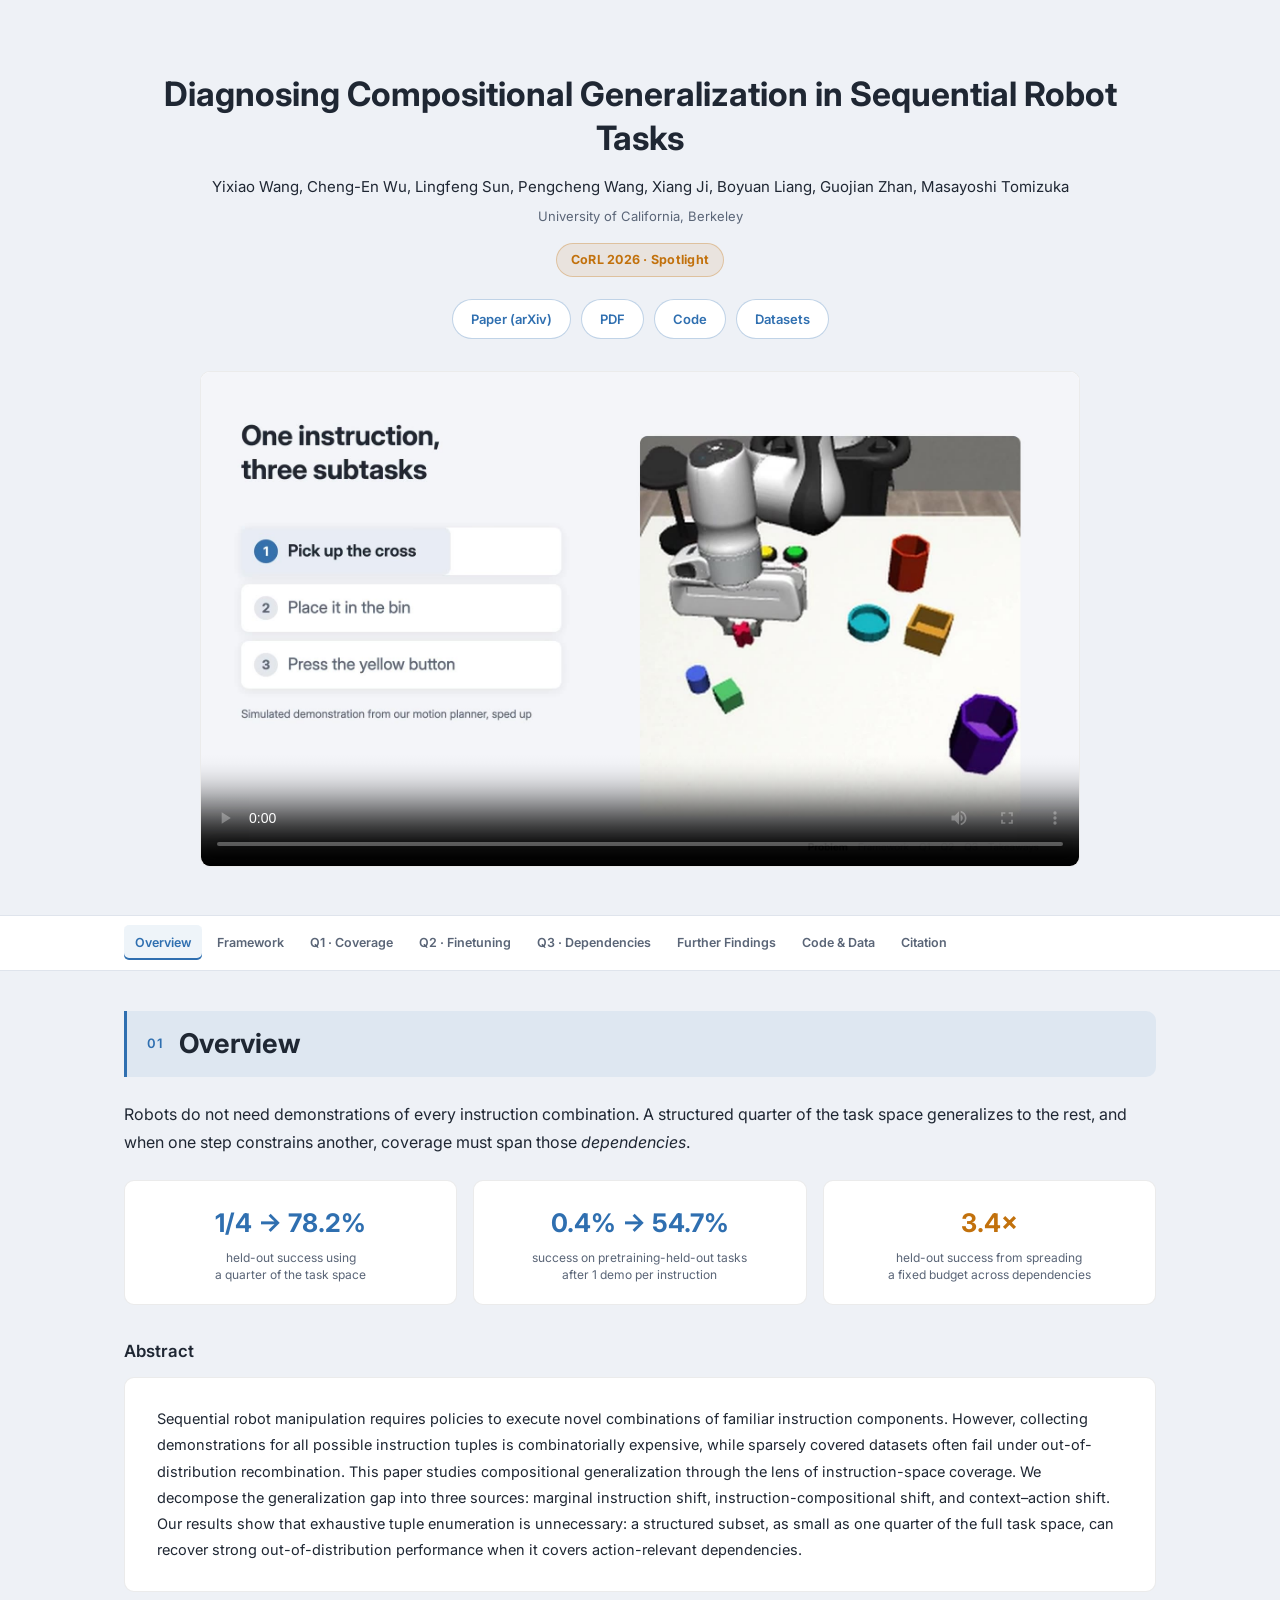
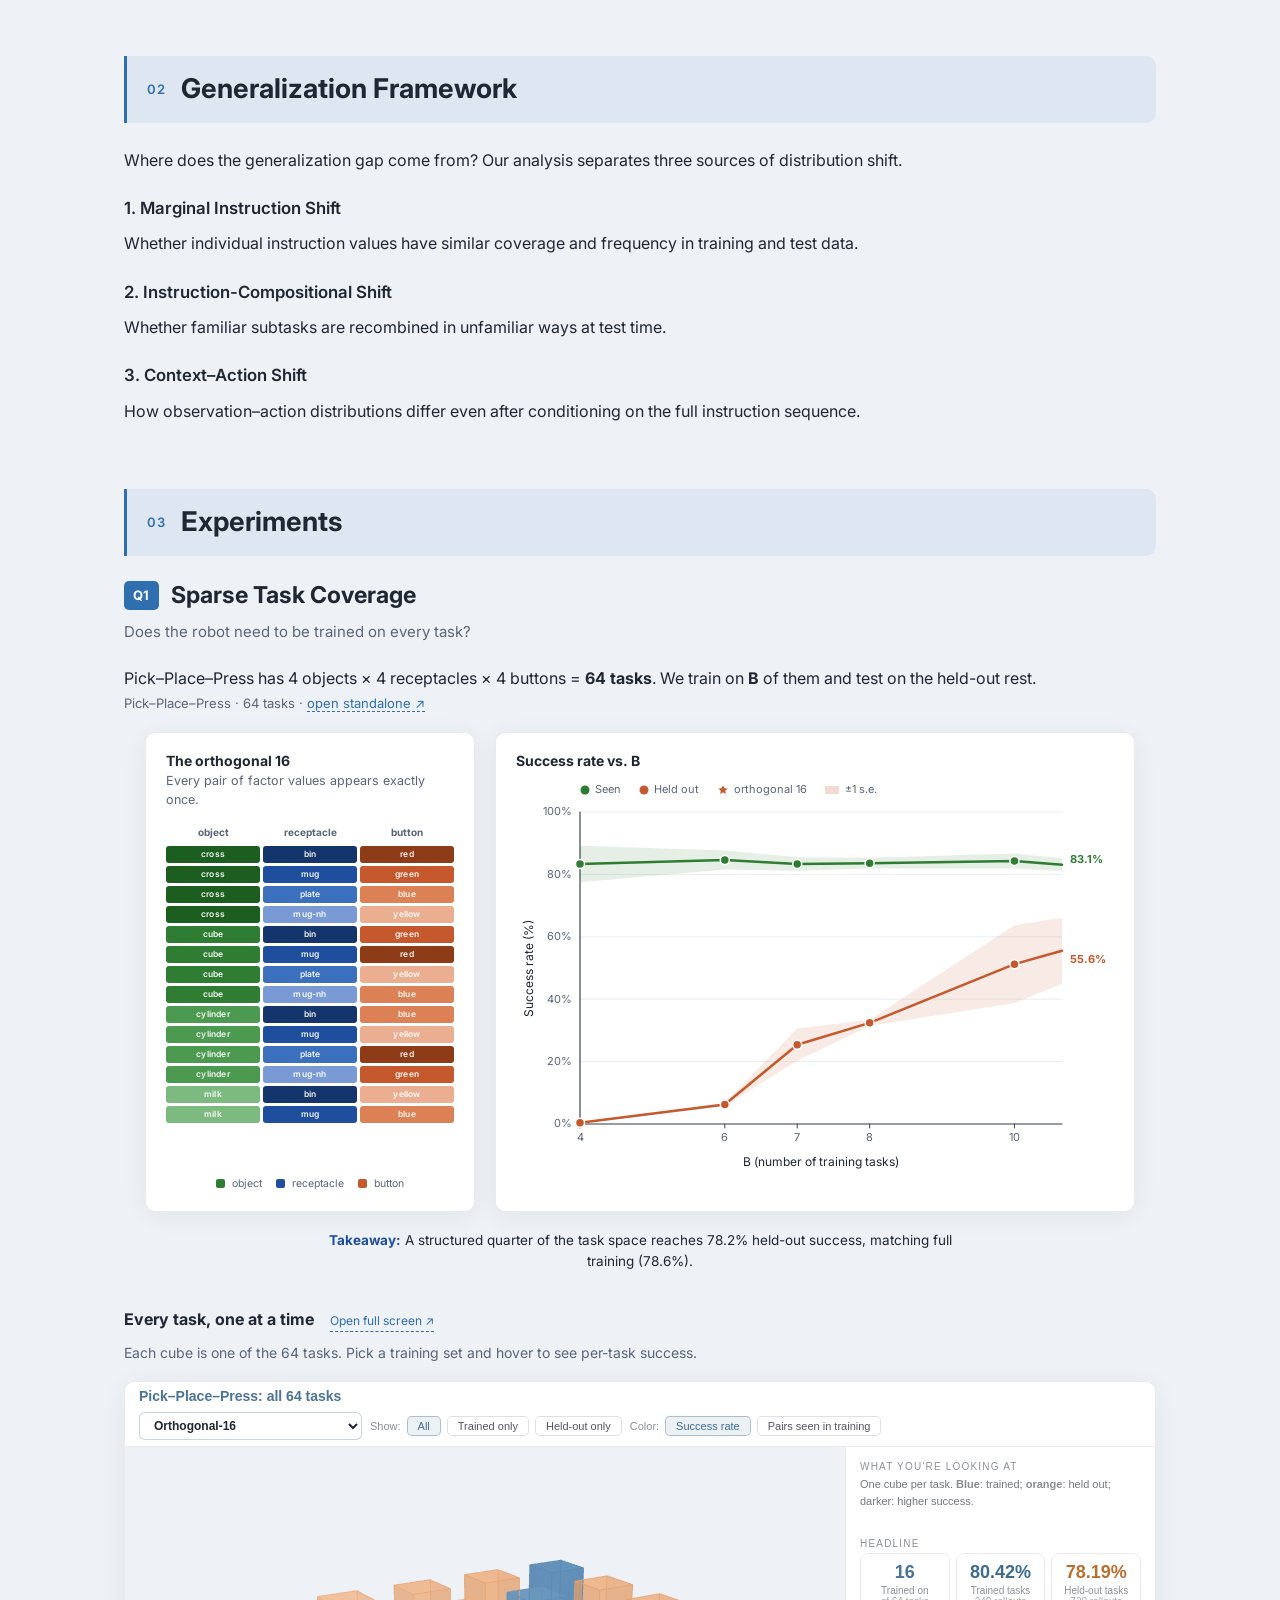
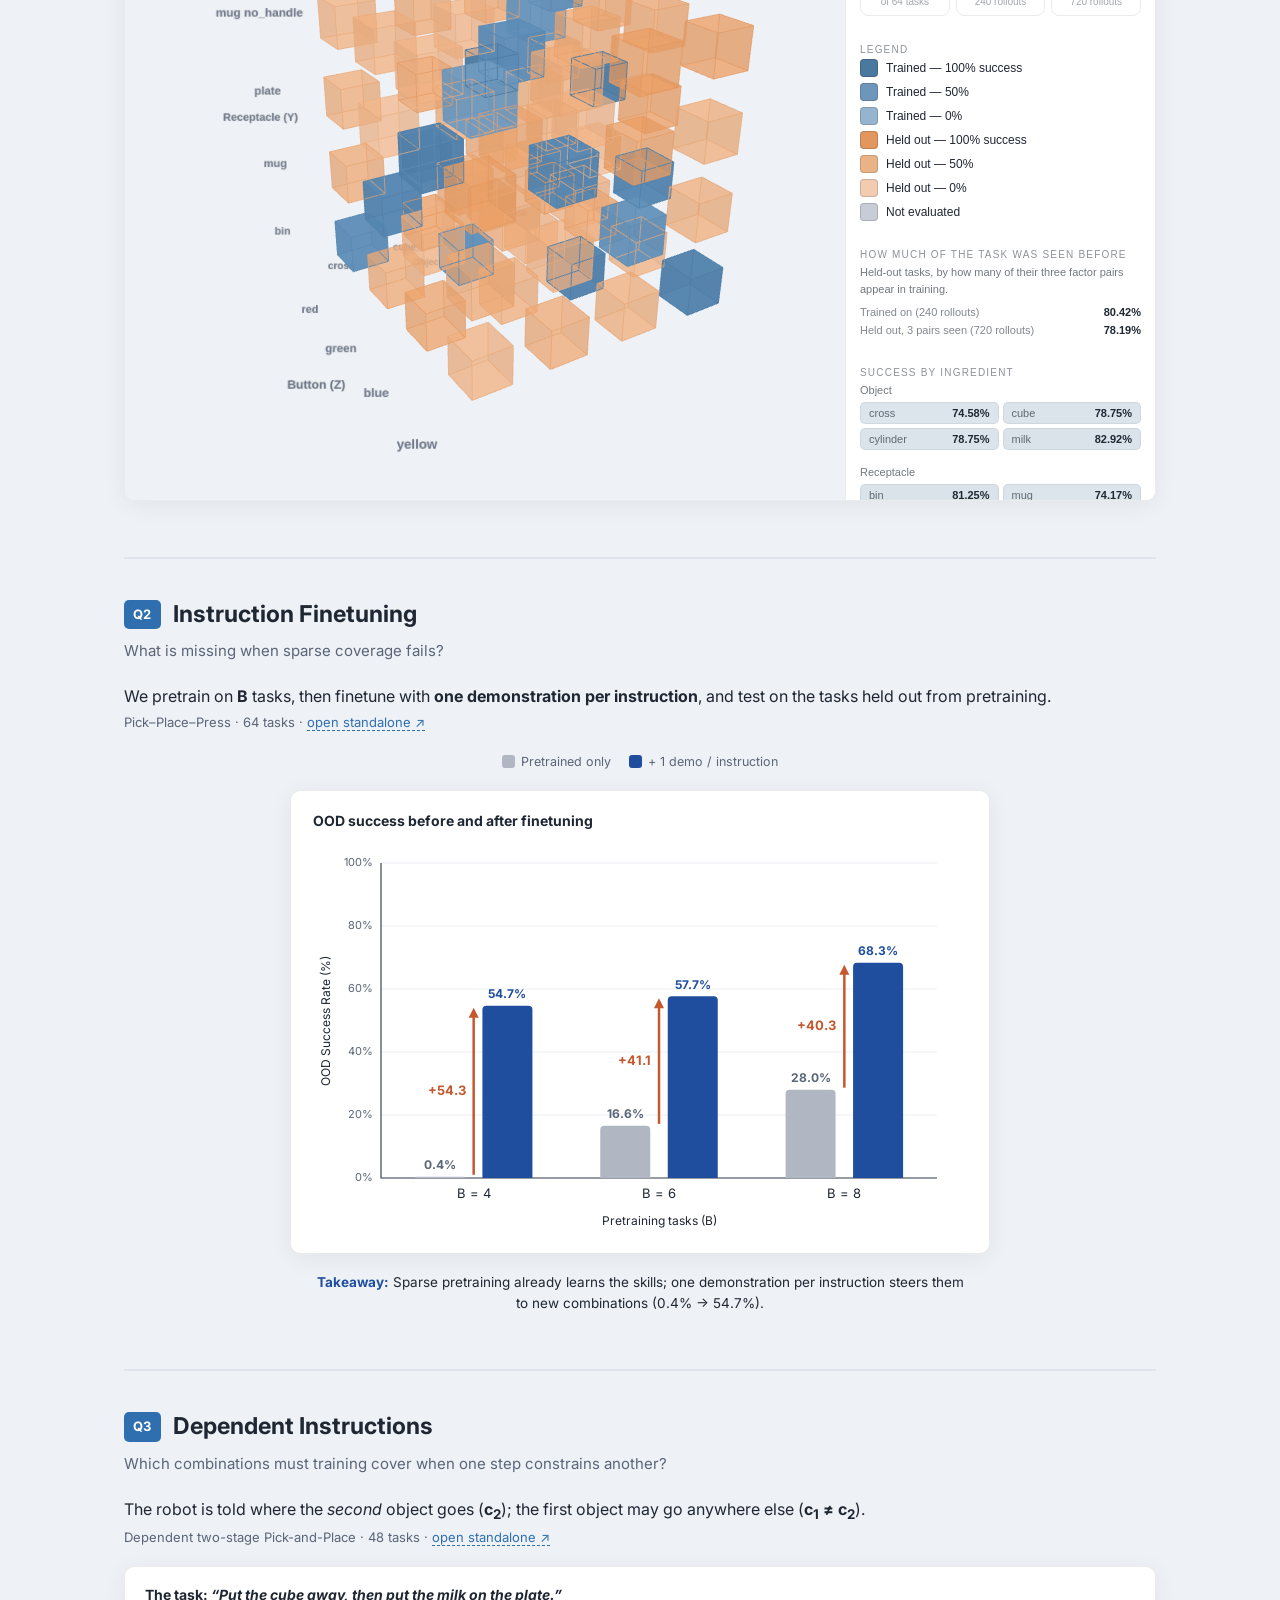
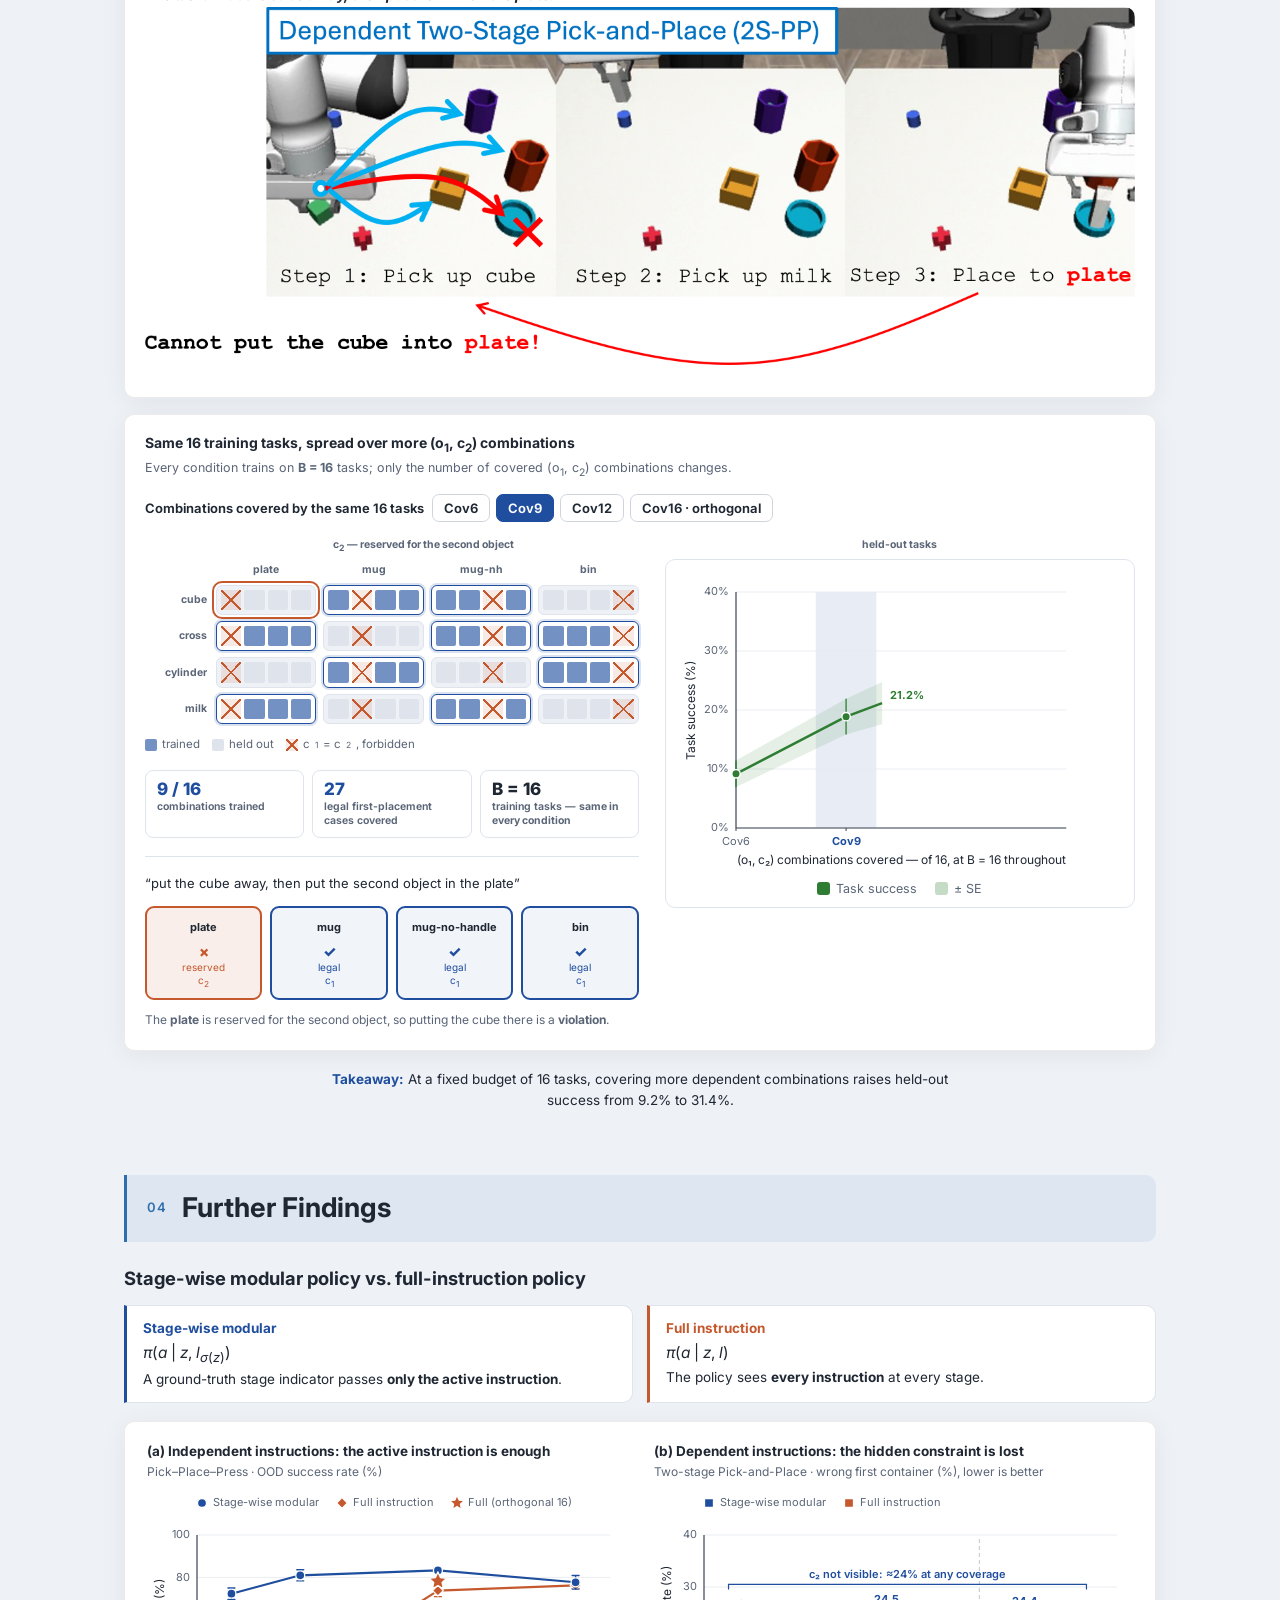
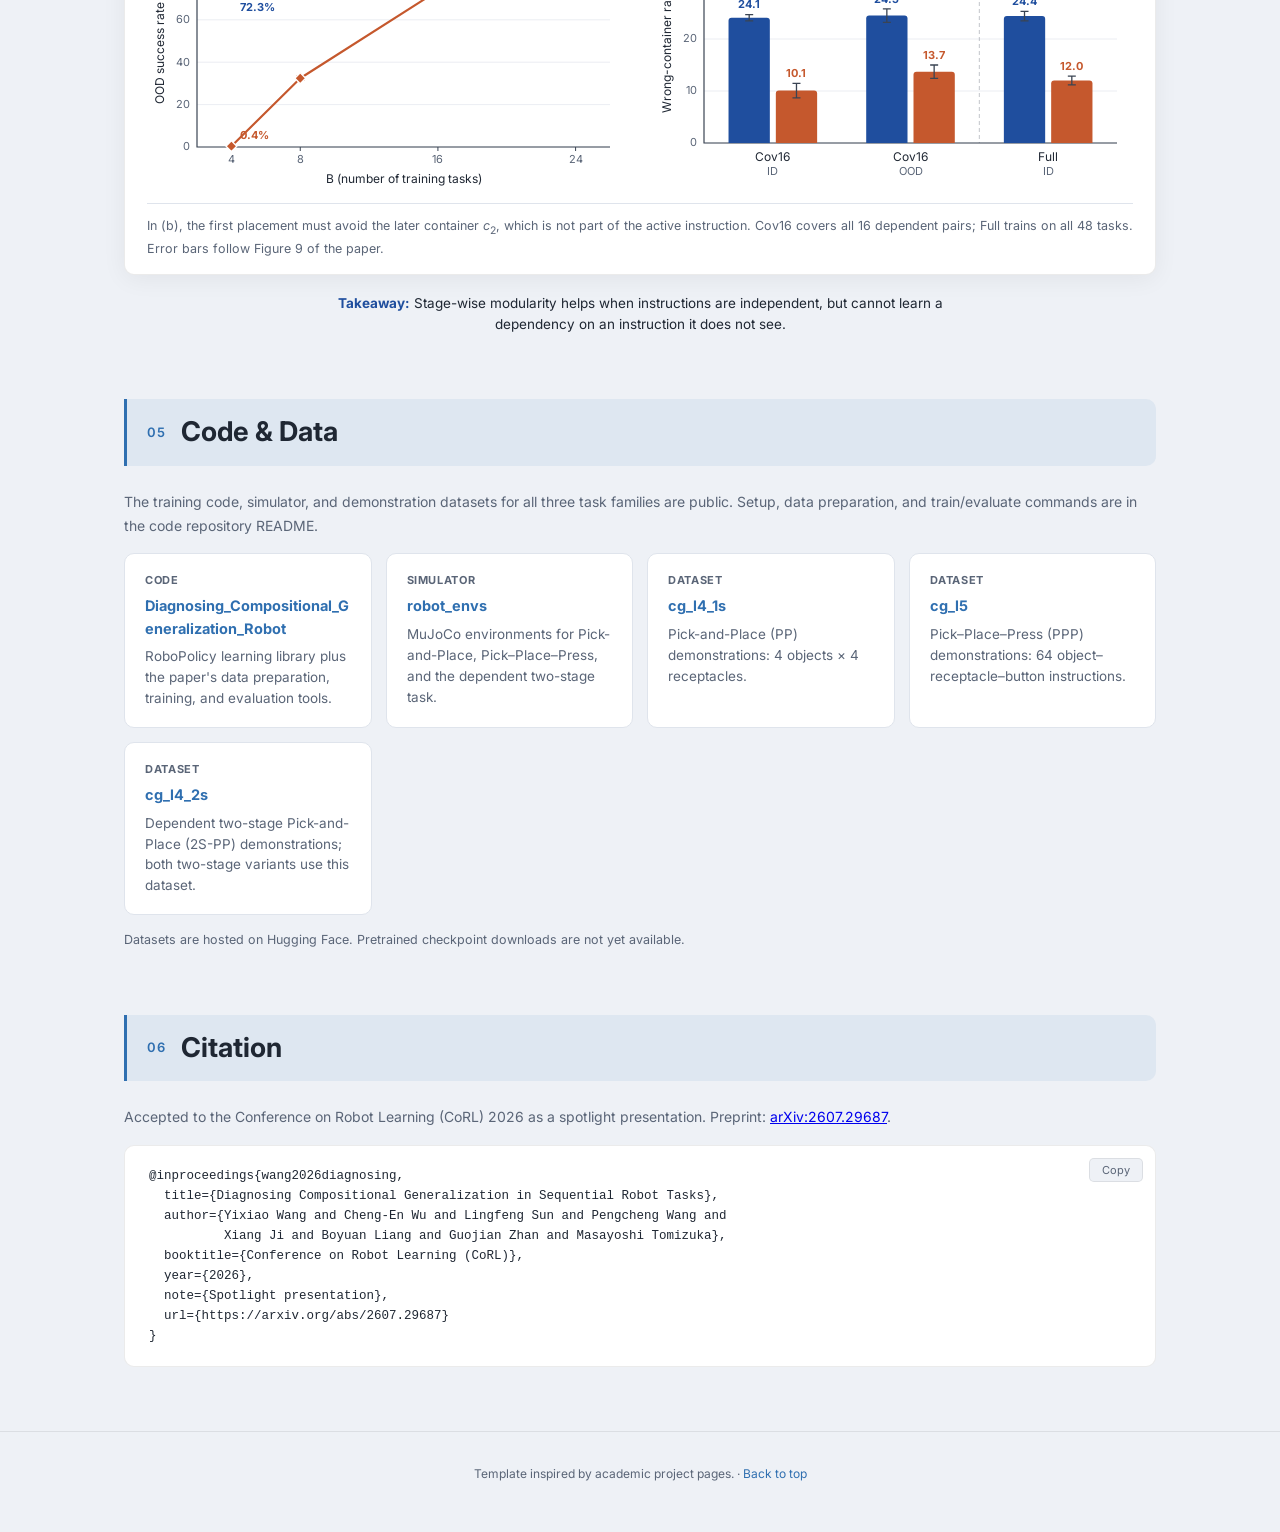
<file: index.html>
<!DOCTYPE html>
<html lang="en">
<head>
<meta charset="UTF-8">
<meta name="viewport" content="width=device-width, initial-scale=1.0">
<title>Diagnosing Compositional Generalization in Sequential Robot Tasks</title>
<link rel="preconnect" href="https://fonts.googleapis.com">
<link href="https://fonts.googleapis.com/css2?family=Inter:wght@400;500;600;700;800&display=swap" rel="stylesheet">
<link rel="stylesheet" href="assets/css/site.css">
</head>
<body>

<!-- Hero -->
<header class="hero">
  <div class="container">
    <h1>Diagnosing Compositional Generalization in Sequential Robot Tasks</h1>
    <p class="authors">
      Yixiao Wang, Cheng-En Wu, Lingfeng Sun, Pengcheng Wang, Xiang Ji, Boyuan Liang, Guojian Zhan, Masayoshi Tomizuka
    </p>
    <p class="affils">
      <span>University of California, Berkeley</span>
    </p>
    <p class="venue"><span class="venue-badge">CoRL 2026 &middot; Spotlight</span></p>
    <div class="links">
      <a href="https://arxiv.org/abs/2607.29687" target="_blank" rel="noopener">Paper (arXiv)</a>
      <a href="corl_2026_cg.pdf" target="_blank">PDF</a>
      <a href="https://github.com/YixiaoWang7/Diagnosing_Compositional_Generalization_Robot" target="_blank" rel="noopener">Code</a>
      <a href="#resources">Datasets</a>
    </div>
    <figure class="video-panel">
      <video controls playsinline preload="metadata" poster="assets/video/cg_spotlight_poster.jpg" aria-label="CoRL 2026 spotlight video, 3 minutes">
        <source src="assets/video/cg_spotlight.mp4" type="video/mp4">
        <track kind="captions" src="assets/video/cg_spotlight.en.vtt" srclang="en" label="English">
        <a href="assets/video/cg_spotlight.mp4">Download the spotlight video (MP4, 3 minutes)</a>
      </video>
    </figure>
  </div>
</header>

<nav class="section-nav" aria-label="Page sections">
  <div class="container nav-links">
    <a href="#overview" aria-current="location">Overview</a>
    <a href="#framework">Framework</a>
    <a href="#q1">Q1 &middot; Coverage</a>
    <a href="#q2">Q2 &middot; Finetuning</a>
    <a href="#q3">Q3 &middot; Dependencies</a>
    <a href="#further-findings">Further Findings</a>
    <a href="#resources">Code &amp; Data</a>
    <a href="#citation">Citation</a>
  </div>
</nav>

<main>
<!-- Overview -->
<section class="container page-section" id="overview" aria-labelledby="overview-title">
  <h2 class="section-heading" id="overview-title"><span class="section-number" aria-hidden="true">01</span> Overview</h2>
  <p>Robots do not need demonstrations of every instruction combination. A structured quarter of
  the task space generalizes to the rest, and when one step constrains another, coverage must span
  those <em>dependencies</em>.</p>
  <div class="tldr-strip">
    <div class="stat-card">
      <div class="number">1/4 &rarr; 78.2%</div>
      <div class="label">held-out success using<br>a quarter of the task space</div>
    </div>
    <div class="stat-card">
      <div class="number">0.4% &rarr; 54.7%</div>
      <div class="label">success on pretraining-held-out tasks<br>after 1 demo per instruction</div>
    </div>
    <div class="stat-card">
      <div class="number amber">3.4&times;</div>
      <div class="label">held-out success from spreading<br>a fixed budget across dependencies</div>
    </div>
  </div>
  <h3 class="abstract-heading">Abstract</h3>
  <div class="abstract-panel">
    Sequential robot manipulation requires policies to execute novel combinations of familiar instruction components. However, collecting demonstrations for all possible instruction tuples is combinatorially expensive, while sparsely covered datasets often fail under out-of-distribution recombination. This paper studies compositional generalization through the lens of instruction-space coverage. We decompose the generalization gap into three sources: marginal instruction shift, instruction-compositional shift, and context&ndash;action shift. Our results show that exhaustive tuple enumeration is unnecessary: a structured subset, as small as one quarter of the full task space, can recover strong out-of-distribution performance when it covers action-relevant dependencies.
  </div>
</section>

<!-- Analysis / Theory -->
<section class="container page-section" id="framework" aria-labelledby="framework-title">
  <h2 class="section-heading" id="framework-title"><span class="section-number" aria-hidden="true">02</span> Generalization Framework</h2>
  <p>Where does the generalization gap come from? Our analysis separates three sources of distribution shift.</p>

  <h3>1. Marginal Instruction Shift</h3>
  <p>Whether individual instruction values have similar coverage and frequency in training and test data.</p>

  <h3>2. Instruction-Compositional Shift</h3>
  <p>Whether familiar subtasks are recombined in unfamiliar ways at test time.</p>

  <h3>3. Context&ndash;Action Shift</h3>
  <p>How observation&ndash;action distributions differ even after conditioning on the full instruction sequence.</p>
</section>

<!-- Experiments -->
<section class="container page-section" id="experiments" aria-labelledby="experiments-title">
  <h2 class="section-heading" id="experiments-title"><span class="section-number" aria-hidden="true">03</span> Experiments</h2>

  <!-- ── Q1 ───────────────────────────────────────────────────────────────── -->
  <div class="exp" id="q1" role="region" aria-labelledby="q1-title">
    <h3 class="experiment-heading" id="q1-title"><span class="question-label">Q1</span> Sparse Task Coverage</h3>
    <p class="experiment-question">Does the robot need to be trained on every task?</p>
    <p>Pick&ndash;Place&ndash;Press has 4 objects &times; 4 receptacles &times; 4 buttons =
    <strong>64 tasks</strong>. We train on <strong>B</strong> of them and test on the held-out rest.</p>
    <p class="fig-caption">Pick&ndash;Place&ndash;Press &middot; 64 tasks &middot; <a href="q1/index.html" target="_blank" style="color:var(--accent);text-decoration:none;border-bottom:1px dashed var(--accent)">open standalone &nearr;</a></p>

    <div class="charts-container">
      <!-- Its 16 rows are the actual Orthogonal-16 training set (button = object XOR receptacle). -->
      <div class="chart-panel" id="orthoPanel">
        <h4>The orthogonal 16</h4>
        <p class="chart-desc">Every pair of factor values appears exactly once.</p>
        <div class="ortho-grid" id="orthoGrid"></div>
        <div class="ortho-key">
          <span><i class="ok-o"></i> object</span>
          <span><i class="ok-r"></i> receptacle</span>
          <span><i class="ok-b"></i> button</span>
        </div>
      </div>

      <div class="chart-panel">
        <h4>Success rate vs. B</h4>
        <canvas id="chartL5"></canvas>
      </div>
    </div>

    <p class="takeaway"><strong>Takeaway:</strong> A structured quarter of the task space reaches
    78.2% held-out success, matching full training (78.6%).</p>

    <!-- ── Every-task view: the same experiments, one cube per task ────────── -->
    <div class="viewer-header">
      <h4 style="margin:0">Every task, one at a time</h4>
      <a href="results/index.html" target="_blank">Open full screen &nearr;</a>
    </div>
    <p class="section-lead">Each cube is one of the 64 tasks. Pick a training set and hover to see per-task success.</p>
    <div class="viewer-frame">
      <iframe src="results/index.html" title="Pick-Place-Press: all 64 tasks" loading="lazy"></iframe>
    </div>
  </div>

  <!-- ── Q2 ───────────────────────────────────────────────────────────────── -->
  <div class="exp" id="q2" role="region" aria-labelledby="q2-title">
    <h3 class="experiment-heading" id="q2-title"><span class="question-label">Q2</span> Instruction Finetuning</h3>
    <p class="experiment-question">What is missing when sparse coverage fails?</p>
    <p>We pretrain on <strong>B</strong> tasks, then finetune with <strong>one demonstration per
    instruction</strong>, and test on the tasks held out from pretraining.</p>
    <p class="fig-caption">Pick&ndash;Place&ndash;Press &middot; 64 tasks &middot; <a href="q2/index.html" target="_blank" style="color:var(--accent);text-decoration:none;border-bottom:1px dashed var(--accent)">open standalone &nearr;</a></p>

    <div class="legend">
      <div class="legend-item"><div class="legend-swatch" style="background:var(--series-before)"></div> Pretrained only</div>
      <div class="legend-item"><div class="legend-swatch" style="background:var(--series-blue)"></div> + 1 demo / instruction</div>
    </div>

    <div class="chart-container">
      <h4>OOD success before and after finetuning</h4>
      <canvas id="chart"></canvas>
    </div>

    <p class="takeaway"><strong>Takeaway:</strong> Sparse pretraining already learns the skills;
    one demonstration per instruction steers them to new combinations (0.4% &rarr; 54.7%).</p>
  </div>

  <!-- ── Q3 ───────────────────────────────────────────────────────────────── -->
  <div class="exp" id="q3" role="region" aria-labelledby="q3-title">
    <h3 class="experiment-heading" id="q3-title"><span class="question-label">Q3</span> Dependent Instructions</h3>
    <p class="experiment-question">Which combinations must training cover when one step constrains another?</p>
    <p>The robot is told where the <em>second</em> object goes (<strong>c<sub>2</sub></strong>); the
    first object may go anywhere else (<strong>c<sub>1</sub> &ne; c<sub>2</sub></strong>).</p>
    <p class="fig-caption">Dependent two-stage Pick-and-Place &middot; 48 tasks &middot; <a href="q3/index.html" target="_blank" style="color:var(--accent);text-decoration:none;border-bottom:1px dashed var(--accent)">open standalone &nearr;</a></p>

    <!-- The task -->
    <div class="card">
      <h4>The task: <em>&ldquo;Put the cube away, then put the milk on the plate.&rdquo;</em></h4>
      <figure class="task-figure">
        <img src="assets/images/fig_2spp_captioned.png"
             alt="Three frames of a robot arm. Step 1: pick up the cube — blue arrows point to the purple cup, red cup and box as valid destinations, a red arrow to the plate is crossed out. Step 2: pick up the milk. Step 3: place the milk to the plate. A red arrow loops back to step 1, captioned 'Cannot put the cube into plate!', showing that the stage-2 target constrains stage 1."
             loading="lazy">
      </figure>
    </div>

    <!-- Coverage + result, side by side: the selector and the curve it drives stay visible together. -->
    <div class="card" id="q3Result">
      <h4>Same 16 training tasks, spread over more (o<sub>1</sub>, c<sub>2</sub>) combinations</h4>
      <p class="lead">Every condition trains on <strong>B = 16</strong> tasks; only the number of
      covered (o<sub>1</sub>, c<sub>2</sub>) combinations changes.</p>

      <div class="controls" aria-label="Coverage selector">
        <label>Combinations covered by the same 16 tasks</label>
        <button class="cov-btn" data-idx="0" type="button">Cov6</button>
        <button class="cov-btn" data-idx="1" type="button">Cov9</button>
        <button class="cov-btn" data-idx="2" type="button">Cov12</button>
        <button class="cov-btn active" data-idx="3" type="button">Cov16 &middot; orthogonal</button>
      </div>

      <div class="q3-split">
        <div class="q3-left">
          <div class="board-xtitle">c<sub>2</sub> &mdash; reserved for the second object</div>
          <div class="board" id="board" aria-label="A 4 by 4 grid of first-object by reserved-container combinations. Each cell holds one slot per candidate container for the first object; the slot equal to the reserved container is forbidden."></div>

          <div class="board-key">
            <span><i class="k-shown"></i> trained</span>
            <span><i class="k-never"></i> held out</span>
            <span><i class="k-forbidden"></i> c<sub>1</sub> = c<sub>2</sub>, forbidden</span>
          </div>

          <div class="counters">
            <div class="counter">
              <div class="cnum" id="cntCombos">16 / 16</div>
              <div class="clab">combinations trained</div>
            </div>
            <div class="counter">
              <div class="cnum" id="cntC1">48</div>
              <div class="clab">legal first-placement cases covered</div>
            </div>
            <div class="counter">
              <div class="cnum fixed">B = 16</div>
              <div class="clab">training tasks &mdash; <strong>same in every condition</strong></div>
            </div>
          </div>

          <div class="expansion">
            <p class="exp-instr" id="expInstr"></p>
            <div class="cslots" id="cslots"></div>
            <p class="exp-note" id="expNote"></p>
          </div>
        </div>

        <div class="q3-right">
          <div class="board-xtitle">held-out tasks</div>
          <div class="chart-wrap">
            <canvas id="chartCombined"></canvas>
            <div class="legend">
              <div class="legend-item"><span class="swatch" style="background:var(--series-id)"></span> Task success</div>
              <div class="legend-item"><span class="swatch" style="background:var(--series-id);opacity:.28"></span> &plusmn; SE</div>
            </div>
          </div>
        </div>
      </div>
    </div>

    <p class="takeaway"><strong>Takeaway:</strong> At a fixed budget of 16 tasks, covering more
    dependent combinations raises held-out success from 9.2% to 31.4%.</p>
  </div>
</section>

<!-- Further findings: comparison with stage-wise modular policies (paper Sec. 4.1, Sec. 5.4, Fig. 9). -->
<section class="container page-section" id="further-findings" aria-labelledby="findings-title">
  <h2 class="section-heading" id="findings-title"><span class="section-number" aria-hidden="true">04</span> Further Findings</h2>
  <h3 class="findings-subheading">Stage-wise modular policy vs. full-instruction policy</h3>
  <div class="policy-defs">
    <p class="policy-def modular"><span class="policy-def-name">Stage-wise modular</span>
      <span class="policy-def-eq"><i>&pi;</i>(<i>a</i> | <i>z</i>, <i>l</i><sub><i>&sigma;</i>(<i>z</i>)</sub>)</span>
      <span>A ground-truth stage indicator passes <strong>only the active instruction</strong>.</span></p>
    <p class="policy-def full"><span class="policy-def-name">Full instruction</span>
      <span class="policy-def-eq"><i>&pi;</i>(<i>a</i> | <i>z</i>, <i>l</i>)</span>
      <span>The policy sees <strong>every instruction</strong> at every stage.</span></p>
  </div>

  <figure class="modular-figure">
    <div class="modular-panels">
      <div class="modular-panel">
        <h4>(a) Independent instructions: the active instruction is enough</h4>
        <p class="chart-desc">Pick&ndash;Place&ndash;Press &middot; OOD success rate (%)</p>
        <canvas id="chartModularPPP" role="img" aria-label="OOD success rate versus B. Stage-wise modular: 72.3, 81.0, 83.3, and 77.7 percent at B equal to 4, 8, 16, and 24. Full instruction with random tasks: 0.4, 32.4, 73.8, and 76.2 percent. Full instruction with the orthogonal 16 tasks: 78.2 percent."></canvas>
      </div>
      <div class="modular-panel">
        <h4>(b) Dependent instructions: the hidden constraint is lost</h4>
        <p class="chart-desc">Two-stage Pick-and-Place &middot; wrong first container (%), lower is better</p>
        <canvas id="chartModular2S" role="img" aria-label="Wrong-container rate. Stage-wise modular: 24.1 percent on Cov16 ID, 24.5 percent on Cov16 OOD, and 24.4 percent on Full ID. Full instruction: 10.1, 13.7, and 12.0 percent."></canvas>
      </div>
    </div>
    <figcaption>In (b), the first placement must avoid the later container <i>c</i><sub>2</sub>, which is not
    part of the active instruction. Cov16 covers all 16 dependent pairs; Full trains on all 48 tasks.
    Error bars follow Figure 9 of the paper.</figcaption>
  </figure>
  <p class="takeaway"><strong>Takeaway:</strong> Stage-wise modularity helps when instructions are
  independent, but cannot learn a dependency on an instruction it does not see.</p>
</section>

<!-- Code and data -->
<section class="container page-section" id="resources" aria-labelledby="resources-title">
  <h2 class="section-heading" id="resources-title"><span class="section-number" aria-hidden="true">05</span> Code &amp; Data</h2>
  <p class="section-lead">The training code, simulator, and demonstration datasets for all three
  task families are public. Setup, data preparation, and train/evaluate commands are in the code
  repository README.</p>
  <div class="resource-grid">
    <a class="resource-card" href="https://github.com/YixiaoWang7/Diagnosing_Compositional_Generalization_Robot" target="_blank" rel="noopener">
      <span class="resource-kind">Code</span>
      <strong>Diagnosing_Compositional_Generalization_Robot</strong>
      <span>RoboPolicy learning library plus the paper's data preparation, training, and evaluation tools.</span>
    </a>
    <a class="resource-card" href="https://github.com/YixiaoWang7/robot_envs" target="_blank" rel="noopener">
      <span class="resource-kind">Simulator</span>
      <strong>robot_envs</strong>
      <span>MuJoCo environments for Pick-and-Place, Pick&ndash;Place&ndash;Press, and the dependent two-stage task.</span>
    </a>
    <a class="resource-card" href="https://huggingface.co/datasets/yixiiiiii/cg_l4_1s" target="_blank" rel="noopener">
      <span class="resource-kind">Dataset</span>
      <strong>cg_l4_1s</strong>
      <span>Pick-and-Place (PP) demonstrations: 4 objects &times; 4 receptacles.</span>
    </a>
    <a class="resource-card" href="https://huggingface.co/datasets/yixiiiiii/cg_l5" target="_blank" rel="noopener">
      <span class="resource-kind">Dataset</span>
      <strong>cg_l5</strong>
      <span>Pick&ndash;Place&ndash;Press (PPP) demonstrations: 64 object&ndash;receptacle&ndash;button instructions.</span>
    </a>
    <a class="resource-card" href="https://huggingface.co/datasets/yixiiiiii/cg_l4_2s" target="_blank" rel="noopener">
      <span class="resource-kind">Dataset</span>
      <strong>cg_l4_2s</strong>
      <span>Dependent two-stage Pick-and-Place (2S-PP) demonstrations; both two-stage variants use this dataset.</span>
    </a>
  </div>
  <p class="resource-note">Datasets are hosted on Hugging Face. Pretrained checkpoint downloads are not yet available.</p>
</section>

<!-- Citation -->
<section class="container page-section" id="citation" aria-labelledby="citation-title">
  <h2 class="section-heading" id="citation-title"><span class="section-number" aria-hidden="true">06</span> Citation</h2>
  <p class="section-lead">Accepted to the Conference on Robot Learning (CoRL) 2026 as a spotlight
  presentation. Preprint: <a href="https://arxiv.org/abs/2607.29687" target="_blank" rel="noopener">arXiv:2607.29687</a>.</p>
  <div class="bibtex-block">
    <button class="copy-btn" type="button">Copy</button>
    <pre>@inproceedings{wang2026diagnosing,
  title={Diagnosing Compositional Generalization in Sequential Robot Tasks},
  author={Yixiao Wang and Cheng-En Wu and Lingfeng Sun and Pengcheng Wang and
          Xiang Ji and Boyuan Liang and Guojian Zhan and Masayoshi Tomizuka},
  booktitle={Conference on Robot Learning (CoRL)},
  year={2026},
  note={Spotlight presentation},
  url={https://arxiv.org/abs/2607.29687}
}</pre>
  </div>
</section>
</main>

<!-- Footer -->
<footer>
  <div class="container">
    Template inspired by academic project pages. &middot; <a href="#">Back to top</a>
  </div>
</footer>

<!-- ─── Shared figure prelude ─────────────────────────────────────────────────
     Pulls the series palette out of the CSS custom properties so the canvas
     strokes and the HTML swatches share one definition, and exposes the
     registry that each figure opts into for its play-once-on-scroll trigger. -->
<script defer src="assets/js/home/shared.js"></script>

<!-- ─── Q1: success rate vs. training budget B ──────────────────────────────── -->
<script defer src="assets/js/home/q1.js"></script>

<!-- ─── Q2: OOD success before vs. after 1-demo finetuning ──────────────────── -->
<script defer src="assets/js/home/q2.js"></script>

<!-- ─── Q3: dependent-pair coverage in 2S-PP ────────────────────────────────── -->
<script defer src="assets/js/home/q3.js"></script>

<!-- ─── Further findings: stage-wise modular vs. full-instruction comparison ────── -->
<script defer src="assets/js/home/findings.js"></script>

<!-- ─── Play each figure once, when it scrolls into view ─────────────────────── -->
<script defer src="assets/js/home/init.js"></script>

</body>
</html>
</file>
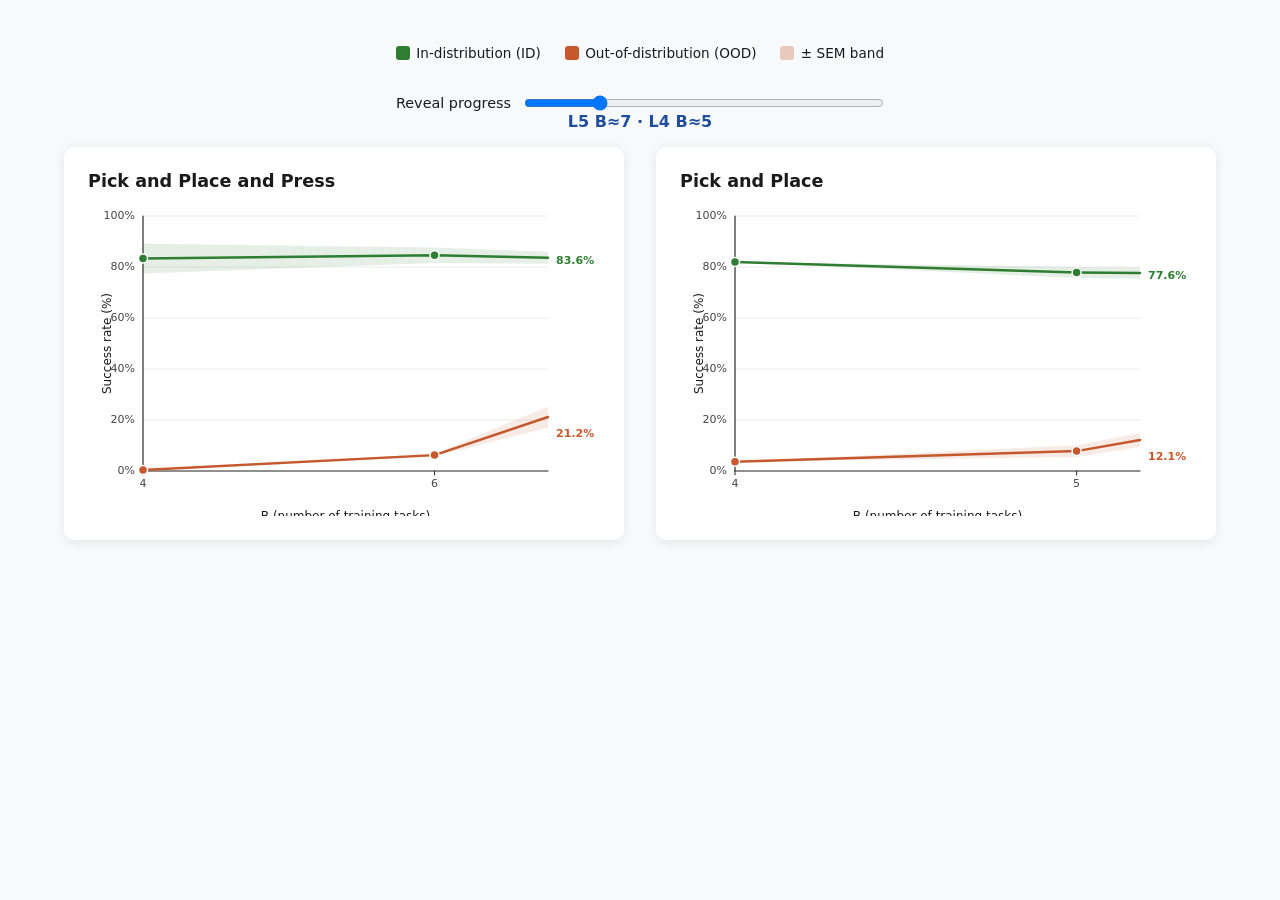
<file: q1/index.html>
<!DOCTYPE html>
<html lang="en">
<head>
<meta charset="UTF-8">
<meta name="viewport" content="width=device-width, initial-scale=1.0">
<title>Success Rate vs B — Animated Curves</title>
<link rel="stylesheet" href="../assets/css/q1.css">
</head>
<body>

<div class="legend">
  <div class="legend-item"><div class="legend-swatch" style="background:#2E7D32"></div> In-distribution (ID)</div>
  <div class="legend-item"><div class="legend-swatch" style="background:#C5582D"></div> Out-of-distribution (OOD)</div>
  <div class="legend-item"><div class="legend-swatch" style="background:#C5582D; opacity:0.3"></div> ± SEM band</div>
</div>

<div class="controls">
  <label>Reveal progress</label>
  <input type="range" id="bSlider" min="0" max="1000" step="1" value="0">
  <span class="b-label" id="bDisplay">—</span>
</div>

<div class="charts-container">
  <div class="chart-panel">
    <h2>Pick and Place and Press</h2>
    <canvas id="chartL5"></canvas>
  </div>
  <div class="chart-panel">
    <h2>Pick and Place</h2>
    <canvas id="chartL4"></canvas>
  </div>
</div>

<script defer src="../assets/js/standalone/q1.js"></script>
</body>
</html>
</file>
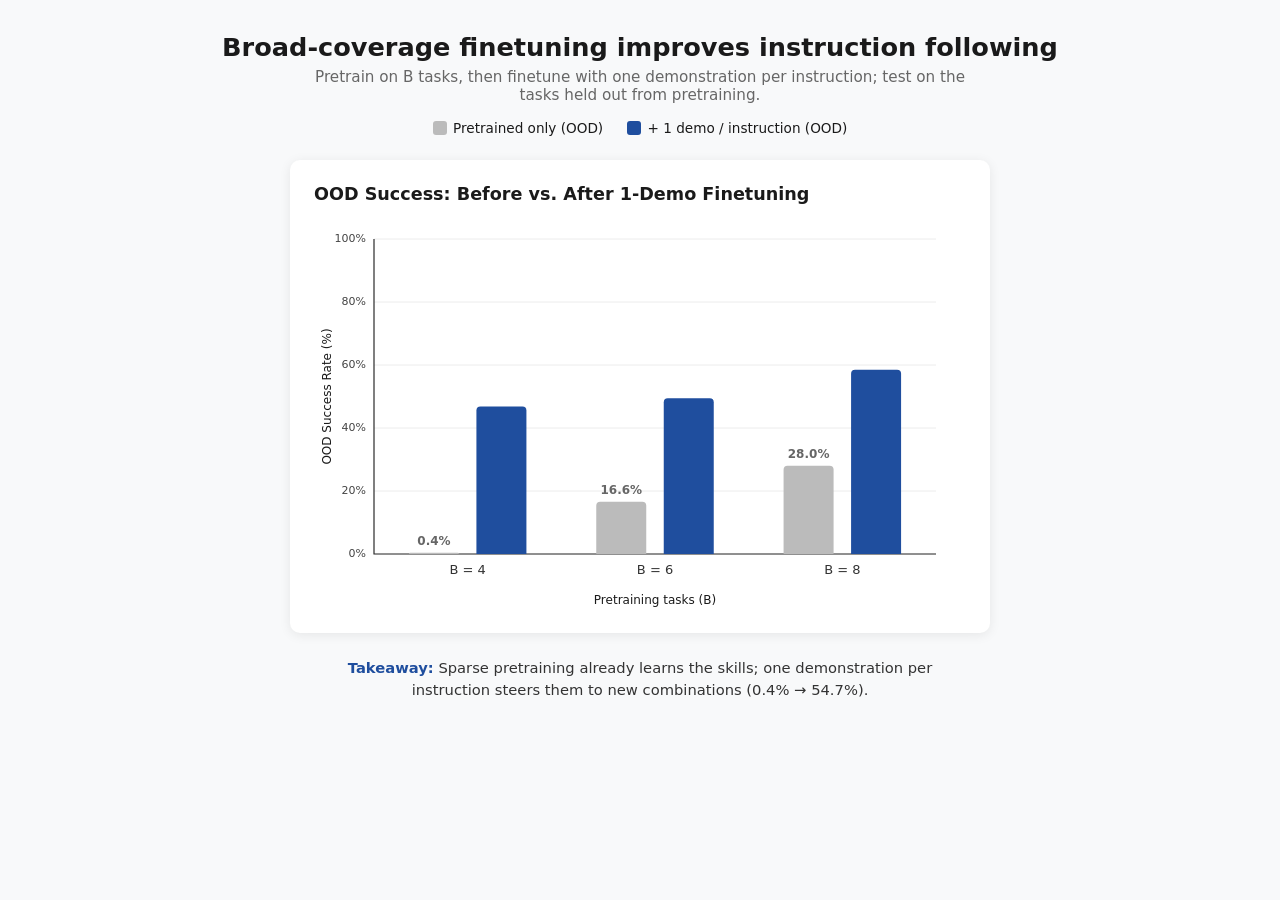
<file: q2/index.html>
<!DOCTYPE html>
<html lang="en">
<head>
<meta charset="UTF-8">
<meta name="viewport" content="width=device-width, initial-scale=1.0">
<title>Q2 — One Demo per Instruction Unlocks OOD</title>
<link rel="stylesheet" href="../assets/css/q2.css">
</head>
<body>

<h1>Broad-coverage finetuning improves instruction following</h1>
<p class="subtitle">Pretrain on B tasks, then finetune with one demonstration per instruction; test on the tasks held out from pretraining.</p>

<div class="legend">
  <div class="legend-item"><div class="legend-swatch" style="background:#bbb"></div> Pretrained only (OOD)</div>
  <div class="legend-item"><div class="legend-swatch" style="background:#1F4E9E"></div> + 1 demo / instruction (OOD)</div>
</div>

<div class="chart-container">
  <h2>OOD Success: Before vs. After 1-Demo Finetuning</h2>
  <canvas id="chart"></canvas>
</div>

<p class="takeaway"><strong>Takeaway:</strong> Sparse pretraining already learns the skills; one demonstration per instruction steers them to new combinations (0.4% → 54.7%).</p>

<script defer src="../assets/js/standalone/q2.js"></script>
</body>
</html>
</file>
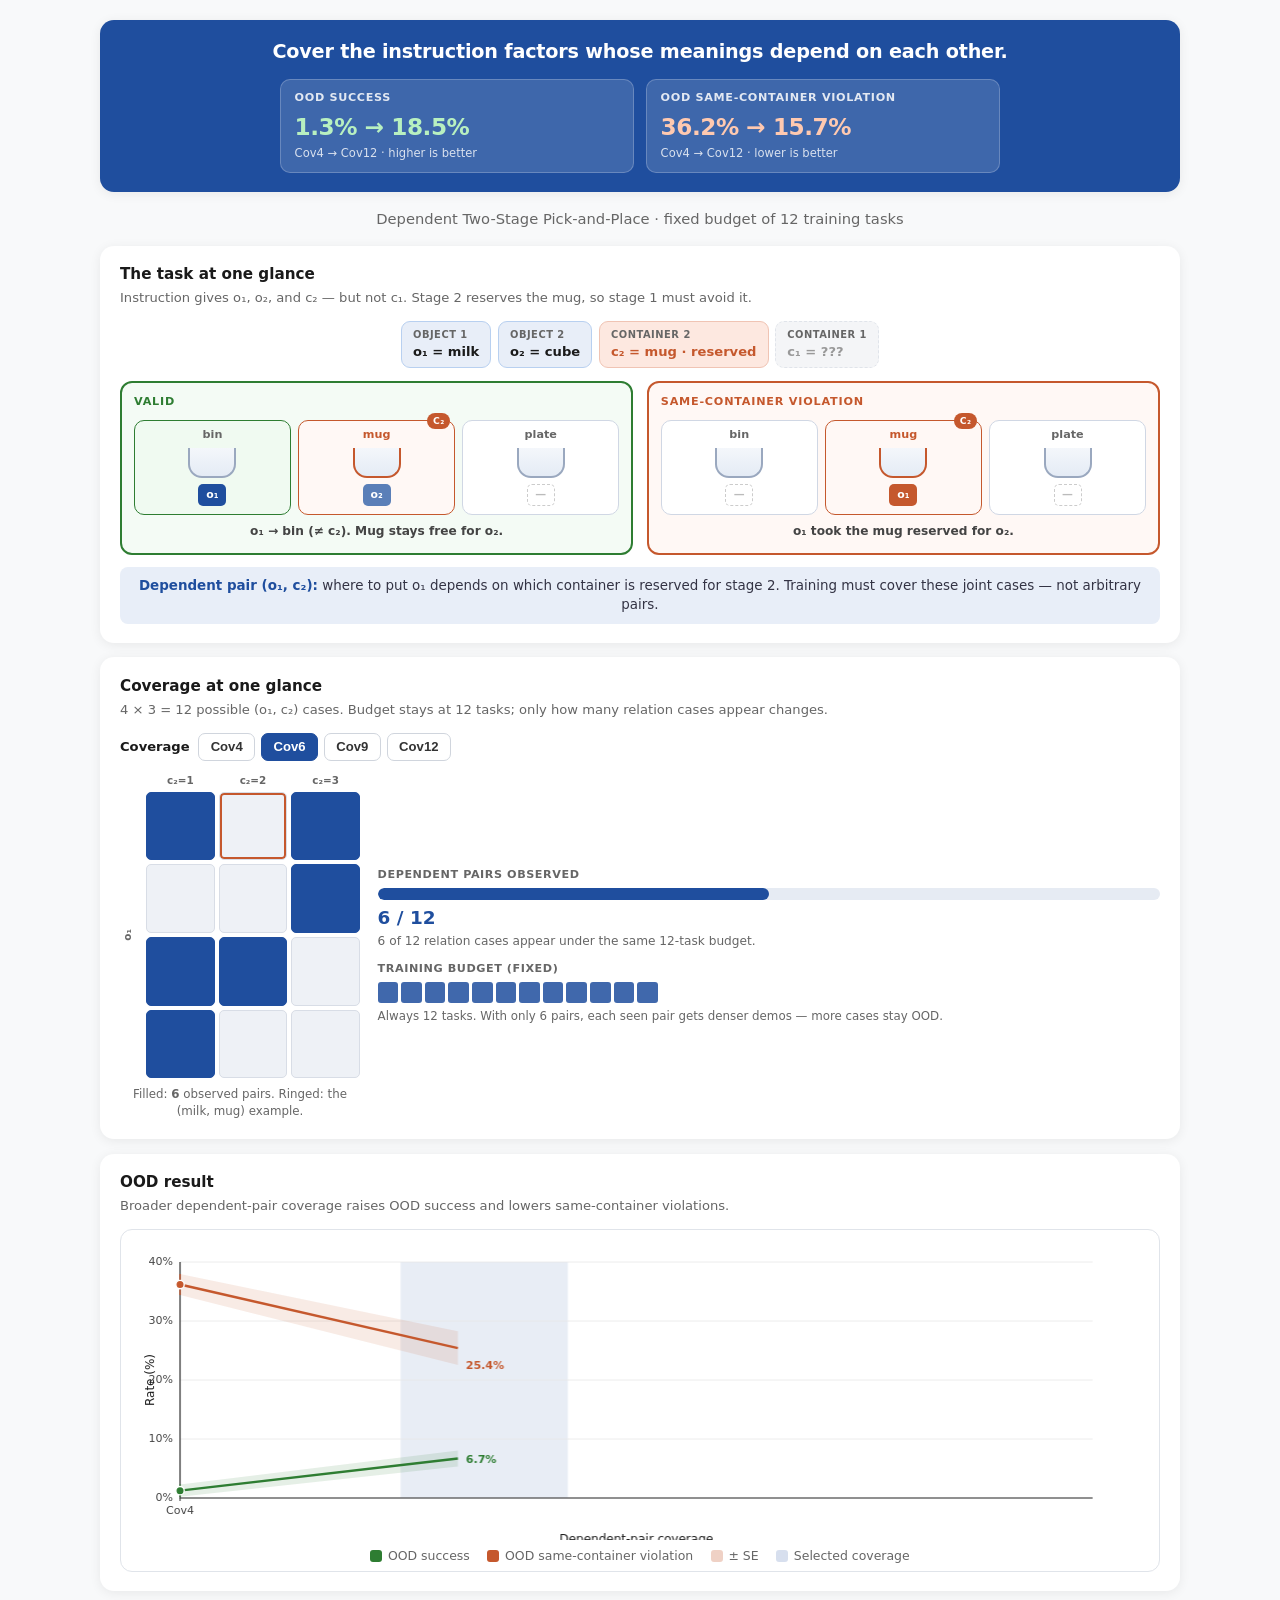
<file: q3/index.html>
<!DOCTYPE html>
<html lang="en">
<head>
<meta charset="UTF-8">
<meta name="viewport" content="width=device-width, initial-scale=1.0">
<title>Q3 — Cover Dependent Instruction Factors</title>
<link rel="stylesheet" href="../assets/css/q3.css">
</head>
<body>
<div class="page">

  <!-- 1. Highlight band -->
  <header class="highlight">
    <div class="conclusion">Cover the instruction factors whose meanings depend on each other.</div>
    <div class="spans">
      <div class="span-card up">
        <div class="slabel">OOD success</div>
        <div class="sval">1.3% → 18.5%</div>
        <div class="snote">Cov4 → Cov12 · higher is better</div>
      </div>
      <div class="span-card down">
        <div class="slabel">OOD same-container violation</div>
        <div class="sval">36.2% → 15.7%</div>
        <div class="snote">Cov4 → Cov12 · lower is better</div>
      </div>
    </div>
  </header>
  <p class="page-title">Dependent Two-Stage Pick-and-Place · fixed budget of 12 training tasks</p>

  <!-- 2. Task at one glance -->
  <section class="card">
    <h2>The task at one glance</h2>
    <p class="lead">Instruction gives o₁, o₂, and c₂ — but not c₁. Stage 2 reserves the mug, so stage 1 must avoid it.</p>

    <div class="instr-row" aria-label="Observed instruction">
      <div class="chip given"><span class="k">Object 1</span>o₁ = milk</div>
      <div class="chip given"><span class="k">Object 2</span>o₂ = cube</div>
      <div class="chip reserved"><span class="k">Container 2</span>c₂ = mug · reserved</div>
      <div class="chip missing"><span class="k">Container 1</span>c₁ = ???</div>
    </div>

    <div class="contrast">
      <div class="panel valid">
        <div class="plabel">Valid</div>
        <div class="mini-scene">
          <div class="bowl-box ok">
            <div class="name">bin</div>
            <div class="bowl-shape"></div>
            <div class="obj-chip o1">o₁</div>
          </div>
          <div class="bowl-box reserved">
            <span class="rbadge">c₂</span>
            <div class="name">mug</div>
            <div class="bowl-shape"></div>
            <div class="obj-chip o2">o₂</div>
          </div>
          <div class="bowl-box">
            <div class="name">plate</div>
            <div class="bowl-shape"></div>
            <div class="obj-chip empty">—</div>
          </div>
        </div>
        <div class="pcaption">o₁ → bin (≠ c₂). Mug stays free for o₂.</div>
      </div>

      <div class="panel viol">
        <div class="plabel">Same-container violation</div>
        <div class="mini-scene">
          <div class="bowl-box">
            <div class="name">bin</div>
            <div class="bowl-shape"></div>
            <div class="obj-chip empty">—</div>
          </div>
          <div class="bowl-box reserved">
            <span class="rbadge">c₂</span>
            <div class="name">mug</div>
            <div class="bowl-shape"></div>
            <div class="obj-chip bad">o₁</div>
          </div>
          <div class="bowl-box">
            <div class="name">plate</div>
            <div class="bowl-shape"></div>
            <div class="obj-chip empty">—</div>
          </div>
        </div>
        <div class="pcaption">o₁ took the mug reserved for o₂.</div>
      </div>
    </div>

    <div class="task-caption">
      <strong>Dependent pair (o₁, c₂):</strong>
      where to put o₁ depends on which container is reserved for stage 2.
      Training must cover these joint cases — not arbitrary pairs.
    </div>
  </section>

  <!-- 3. Coverage at one glance -->
  <section class="card">
    <h2>Coverage at one glance</h2>
    <p class="lead">4 × 3 = 12 possible (o₁, c₂) cases. Budget stays at 12 tasks; only how many relation cases appear changes.</p>

    <div class="controls" aria-label="Coverage selector">
      <label>Coverage</label>
      <button class="cov-btn" data-idx="0" type="button">Cov4</button>
      <button class="cov-btn" data-idx="1" type="button">Cov6</button>
      <button class="cov-btn" data-idx="2" type="button">Cov9</button>
      <button class="cov-btn active" data-idx="3" type="button">Cov12</button>
    </div>

    <div class="cov-row">
      <div>
        <div class="lattice" id="lattice" aria-label="All 12 dependent (o1, c2) cases">
          <div></div>
          <div class="xlab">c₂=1</div>
          <div class="xlab">c₂=2</div>
          <div class="xlab">c₂=3</div>
          <div class="ylab">o₁</div>
        </div>
        <p class="budget-note" style="margin-top:0.45rem;text-align:center">
          Filled: <strong id="latticeCount">12</strong> observed pairs. Ringed: the (milk, mug) example.
        </p>
      </div>
      <div class="cov-meta">
        <div class="meter-label">Dependent pairs observed</div>
        <div class="meter-bar"><div class="meter-fill" id="meterFill"></div></div>
        <div class="meter-value" id="meterValue">12 / 12</div>
        <div class="meter-sub" id="meterSub">All relation cases appear at least once.</div>
        <div class="meter-label">Training budget (fixed)</div>
        <div class="budget-strip" id="budgetStrip" aria-hidden="true"></div>
        <div class="budget-note" id="budgetNote">Always 12 tasks. Broader coverage spreads demos; sparse coverage densifies them on fewer pairs.</div>
      </div>
    </div>
  </section>

  <!-- 4. Combined chart -->
  <section class="card">
    <h2>OOD result</h2>
    <p class="lead">Broader dependent-pair coverage raises OOD success and lowers same-container violations.</p>
    <div class="chart-wrap">
      <canvas id="chartCombined"></canvas>
      <div class="legend">
        <div class="legend-item"><span class="swatch" style="background:#2E7D32"></span> OOD success</div>
        <div class="legend-item"><span class="swatch" style="background:#C5582D"></span> OOD same-container violation</div>
        <div class="legend-item"><span class="swatch" style="background:#C5582D;opacity:0.28"></span> ± SE</div>
        <div class="legend-item"><span class="swatch" style="background:rgba(31,78,158,0.18)"></span> Selected coverage</div>
      </div>
    </div>
  </section>

</div>

<script defer src="../assets/js/standalone/q3.js"></script>
</body>
</html>
</file>
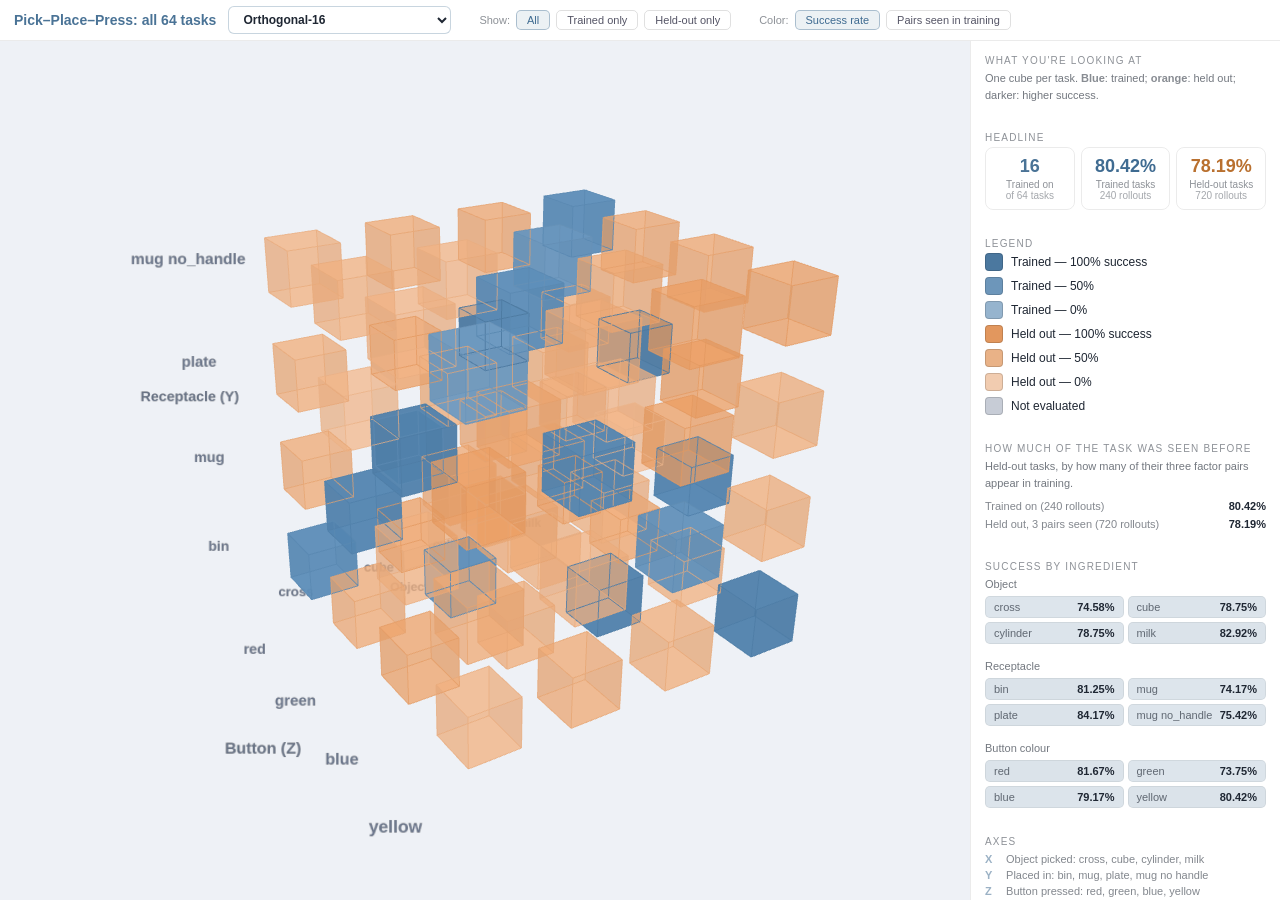
<file: results/index.html>
<!DOCTYPE html>
<html lang="en">
<head>
<meta charset="UTF-8">
<meta name="viewport" content="width=device-width, initial-scale=1.0">
<title>Pick-Place-Press Task Cube</title>
<link rel="stylesheet" href="../assets/css/results.css">
</head>
<body>

<div id="topbar">
  <h1>Pick&ndash;Place&ndash;Press: all 64 tasks</h1>
  <select disabled id="exp-select"></select>
  <div class="filter-group">
    <span class="filter-label">Show:</span>
    <button disabled class="filter-btn active" data-filter="all">All</button>
    <button disabled class="filter-btn" data-filter="id">Trained only</button>
    <button disabled class="filter-btn" data-filter="ood">Held-out only</button>
  </div>
  <div class="filter-group">
    <span class="filter-label">Color:</span>
    <button disabled class="filter-btn active" data-cmode="id_ood">Success rate</button>
    <button disabled class="filter-btn" data-cmode="pairs">Pairs seen in training</button>
  </div>
</div>

<div id="main">
  <div id="viewport">
    <p id="viewer-status" role="status">Loading results...</p>
    <canvas id="c"></canvas>
    <div id="tooltip"></div>
  </div>
  <div id="sidebar">
    <div>
      <div class="sb-title">What you're looking at</div>
      <p class="sb-note">
        One cube per task. <b>Blue</b>: trained; <b>orange</b>: held out; darker: higher success.
      </p>
    </div>
    <div class="sb-divider"></div>
    <div>
      <div class="sb-title">Headline</div>
      <div class="stat-row" id="stats"></div>
    </div>
    <div class="sb-divider"></div>
    <div>
      <div class="sb-title">Legend</div>
      <div id="legend-box" style="display:flex;flex-direction:column;gap:6px;"></div>
    </div>
    <div class="sb-divider"></div>
    <div>
      <div class="sb-title">How much of the task was seen before</div>
      <p class="sb-note" style="margin-bottom:5px;">Held-out tasks, by how many of their three factor pairs appear in training.</p>
      <div id="pair-box"></div>
    </div>
    <div class="sb-divider"></div>
    <div>
      <div class="sb-title">Success by ingredient</div>
      <div class="sb-note" style="margin-bottom:3px;">Object</div>
      <div id="factor-obj" class="factor-grid"></div>
    </div>
    <div>
      <div class="sb-note" style="margin-bottom:3px;">Receptacle</div>
      <div id="factor-rec" class="factor-grid"></div>
    </div>
    <div>
      <div class="sb-note" style="margin-bottom:3px;">Button colour</div>
      <div id="factor-col" class="factor-grid"></div>
    </div>
    <div class="sb-divider"></div>
    <div>
      <div class="sb-title">Axes</div>
      <div class="axis-legend"><span class="axis-label">X</span> Object picked: cross, cube, cylinder, milk</div>
      <div class="axis-legend"><span class="axis-label">Y</span> Placed in: bin, mug, plate, mug&nbsp;no&nbsp;handle</div>
      <div class="axis-legend"><span class="axis-label">Z</span> Button pressed: red, green, blue, yellow</div>
    </div>
    <div class="sb-divider"></div>
    <div>
      <div class="sb-title">Layer Visibility</div>
      <div class="layer-section" id="layers"></div>
      <button disabled class="show-all-btn" style="margin-top:6px;">Show All</button>
    </div>
  </div>
</div>

<script defer src="../assets/js/vendor/three-r128.min.js"></script>
<script defer src="data.js"></script>
<script defer src="../assets/js/results.js"></script>
</body>
</html>
</file>
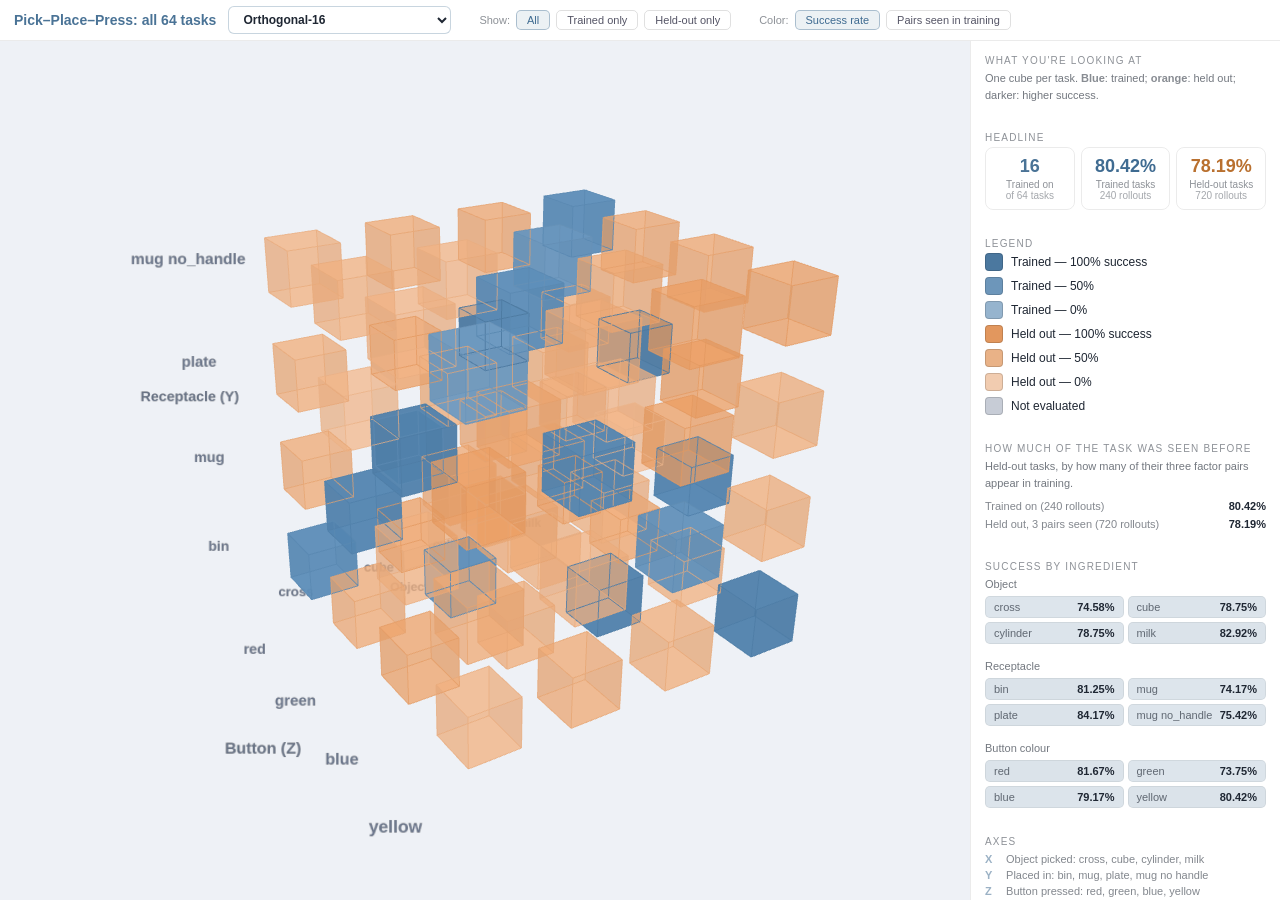
<file: Pick_Place_Press_Full_Results.html>
<!DOCTYPE html>
<html lang="en">
<head>
  <meta charset="UTF-8">
  <meta name="viewport" content="width=device-width, initial-scale=1.0">
  <title>Pick-Place-Press results</title>
  <link rel="canonical" href="results/index.html">
  <script>
    window.location.replace('results/index.html' + window.location.search + window.location.hash);
  </script>
  <noscript><meta http-equiv="refresh" content="0; url=results/index.html"></noscript>
</head>
<body>
  <p><a href="results/index.html">Open Pick-Place-Press results</a></p>
</body>
</html>
</file>
<file: assets/css/site.css>
*, *::before, *::after { margin: 0; padding: 0; box-sizing: border-box; }

:root {
  --bg: #eef1f6;
  --panel: #ffffff;
  --text: #1f2733;
  --text-muted: #5a6577;
  --accent: #2f6fb0;
  --accent-light: rgba(47,111,176,.08);
  --amber: #c2710c;
  --border: rgba(0,0,0,.08);
  --border-strong: #dfe4ec;
  --radius: 10px;
  --shadow: 0 4px 24px rgba(0,0,0,.06);
  --max-w: 1080px;
  --nav-height: 56px;

  /* Shared data-series palette — read by the figure scripts via window.ResearchSite.colors,
     so the swatches below and the canvas strokes cannot drift apart. */
  --series-id: #2E7D32;
  --series-ood: #C5582D;
  --series-blue: #1F4E9E;
  --series-before: #b0b7c3;
  --series-grid: #e6e9ef;
  --series-axis: #3a4453;
  --cov-ring: rgba(31,78,158,.16);
}

body {
  font-family: 'Inter', -apple-system, BlinkMacSystemFont, 'Segoe UI', sans-serif;
  background: var(--bg);
  color: var(--text);
  line-height: 1.7;
  -webkit-font-smoothing: antialiased;
  overflow-x: hidden;
}

.container {
  max-width: var(--max-w);
  margin: 0 auto;
  padding: 0 24px;
}

/* Hero */
.hero {
  text-align: center;
  padding: 72px 24px 48px;
}
.hero h1 {
  font-size: clamp(1.5rem, 4vw, 2.1rem);
  font-weight: 700;
  line-height: 1.3;
  margin-bottom: 16px;
  color: var(--text);
}
.hero .authors {
  font-size: 15px;
  color: var(--text);
  line-height: 1.6;
  margin-bottom: 6px;
}
.hero .authors sup { font-size: 11px; color: var(--accent); }
.hero .affils {
  font-size: 13px;
  color: var(--text-muted);
  margin-bottom: 24px;
}
.hero .affils sup { font-size: 10px; color: var(--accent); }
.hero .affils span { white-space: nowrap; }
.hero .affils span + span { margin-left: 20px; }
.hero .links {
  display: flex;
  flex-wrap: wrap;
  justify-content: center;
  gap: 10px;
}
.hero .links a {
  display: inline-flex;
  align-items: center;
  gap: 6px;
  padding: 8px 18px;
  border-radius: 20px;
  font-size: 13px;
  font-weight: 600;
  text-decoration: none;
  color: var(--accent);
  border: 1px solid rgba(47,111,176,.3);
  background: var(--panel);
  transition: background .15s, border-color .15s;
}
.hero .links a:hover {
  background: var(--accent-light);
  border-color: var(--accent);
}
.hero .venue { margin: -8px 0 22px; }
.venue-badge {
  display: inline-block;
  padding: 5px 14px;
  border-radius: 20px;
  font-size: 12.5px;
  font-weight: 700;
  letter-spacing: .02em;
  color: var(--amber);
  background: rgba(194,113,12,.1);
  border: 1px solid rgba(194,113,12,.3);
}

/* Code & Data */
.resource-grid {
  display: grid;
  grid-template-columns: repeat(auto-fit, minmax(240px, 1fr));
  gap: 14px;
}
.resource-card {
  display: flex;
  flex-direction: column;
  gap: 6px;
  padding: 18px 20px;
  background: var(--panel);
  border: 1px solid var(--border-strong);
  border-radius: var(--radius);
  color: var(--text);
  text-decoration: none;
  font-size: 13.5px;
  line-height: 1.55;
  transition: border-color .15s, box-shadow .15s;
}
.resource-card:hover { border-color: var(--accent); box-shadow: var(--shadow); }
.resource-card strong { color: var(--accent); font-size: 14.5px; word-break: break-word; }
.resource-card > span:last-child { color: var(--text-muted); }
.resource-note { margin-top: 14px; font-size: 12.5px; color: var(--text-muted); }
.resource-kind {
  font-size: 11px;
  font-weight: 700;
  letter-spacing: .06em;
  text-transform: uppercase;
  color: var(--text-muted);
}

/* Page navigation and section hierarchy */
.section-nav {
  position: sticky;
  top: 0;
  z-index: 20;
  height: var(--nav-height);
  margin-bottom: 40px;
  background: var(--panel);
  border-top: 1px solid var(--border-strong);
  border-bottom: 1px solid var(--border-strong);
}
.nav-links {
  display: flex;
  align-items: center;
  gap: 4px;
  height: 100%;
  overflow-x: auto;
  scrollbar-width: thin;
}
.nav-links a {
  flex: none;
  padding: 7px 11px;
  border-radius: 5px;
  font-size: 12.5px;
  font-weight: 600;
  color: var(--text-muted);
  text-decoration: none;
  white-space: nowrap;
}
.nav-links a:hover,
.nav-links a[aria-current="location"] {
  background: var(--accent-light);
  color: var(--accent);
}
.nav-links a[aria-current="location"] {
  box-shadow: inset 0 -2px var(--accent);
}
:focus-visible {
  outline: 2px solid var(--accent);
  outline-offset: 4px;
}
.page-section, .exp {
  scroll-margin-top: calc(var(--nav-height) + 24px);
}
.page-section {
  margin-bottom: 64px;
}
section h2 {
  font-size: 1.35rem;
  font-weight: 700;
  margin-bottom: 16px;
  color: var(--text);
}
section h3 {
  font-size: 1.05rem;
  font-weight: 600;
  margin: 20px 0 8px;
  color: var(--text);
}
.section-heading {
  display: flex;
  align-items: center;
  gap: 16px;
  padding: 15px 20px;
  margin-bottom: 24px;
  border-left: 3px solid var(--accent);
  border-radius: 0 var(--radius) var(--radius) 0;
  background: var(--accent-light);
  font-size: clamp(1.35rem, 3vw, 1.7rem);
  line-height: 1.35;
}
.section-number {
  flex: none;
  color: var(--accent);
  font-size: 13px;
  font-weight: 600;
  letter-spacing: .04em;
}
section .abstract-heading { margin: 32px 0 12px; }

/* TL;DR stat cards */
.tldr-strip {
  display: grid;
  grid-template-columns: repeat(auto-fit, minmax(200px, 1fr));
  gap: 16px;
  margin: 24px 0;
}
.stat-card {
  background: var(--panel);
  border: 1px solid var(--border);
  border-radius: var(--radius);
  padding: 20px 16px;
  text-align: center;
}
.stat-card .number {
  font-size: 1.6rem;
  font-weight: 700;
  color: var(--accent);
  margin-bottom: 6px;
}
.stat-card .number.amber { color: var(--amber); }
.stat-card .label {
  font-size: 12px;
  color: var(--text-muted);
  line-height: 1.4;
}

/* Abstract panel */
.abstract-panel {
  background: var(--panel);
  border: 1px solid var(--border);
  border-radius: var(--radius);
  padding: 28px 32px;
  font-size: 14.5px;
  line-height: 1.8;
}

/* Spotlight video below the hero links — narrower than the column so the
   links and most of the video fit on a laptop's first screen. The poster
   reserves the 16:9 box before metadata loads. */
.video-panel {
  max-width: 880px;
  margin: 32px auto 0;
  background: var(--panel);
  border: 1px solid var(--border);
  border-radius: var(--radius);
  overflow: hidden;
}
.video-panel video {
  display: block;
  width: 100%;
  height: auto;
  aspect-ratio: 16 / 9;
  background: var(--panel);
}

/* Viewer iframe — constrained to the same column as every other block */
.viewer-frame {
  position: relative;
  width: 100%;
  height: 80vh;
  min-height: 560px;
  border-radius: var(--radius);
  border: 1px solid var(--border);
  overflow: hidden;
  background: var(--panel);
  box-shadow: var(--shadow);
}
.viewer-frame iframe {
  width: 100%;
  height: 100%;
  border: 0;
  display: block;
}
.viewer-header {
  display: flex;
  align-items: baseline;
  flex-wrap: wrap;
  gap: 16px;
  margin-bottom: 8px;
}
.viewer-header a {
  font-size: 12px;
  color: var(--accent);
  text-decoration: none;
  border-bottom: 1px dashed var(--accent);
}
.section-lead {
  font-size: 14px;
  color: var(--text-muted);
  margin-bottom: 16px;
}

/* ─────────────────────────────────────────────────────────────────────────────
   Inline figures (Q1–Q3)

   Each homepage figure has its own script in assets/js/home/. Its markup stays
   in the homepage, so these figures need no iframe height measurement.
   Every rule below is scoped to #q1 / #q2 / #q3 because the source pages share
   class names (.legend, .controls, .card) that would otherwise clash.
   ───────────────────────────────────────────────────────────────────────────── */

.exp { margin-bottom: 56px; }
.exp + .exp {
  padding-top: 40px;
  border-top: 2px solid var(--border-strong);
}
.exp:last-child { margin-bottom: 0; }
.exp > .experiment-heading {
  display: flex;
  align-items: center;
  gap: 12px;
  margin: 0 0 8px;
  font-size: clamp(1.2rem, 2.7vw, 1.45rem);
  font-weight: 700;
  line-height: 1.35;
}
.question-label {
  flex: none;
  padding: 6px 9px;
  background: var(--accent);
  color: white;
  border-radius: 5px;
  font-size: 13px;
  letter-spacing: .03em;
}
.experiment-question {
  margin-bottom: 20px;
  color: var(--text-muted);
  font-size: 15px;
}
.exp .fig-caption {
  font-size: 13px;
  color: var(--text-muted);
  margin-bottom: 18px;
}

/* Shared card surface for all three figures */
#q1 .chart-panel,
#q2 .chart-container,
#q3 .card {
  background: var(--panel);
  border: 1px solid var(--border);
  border-radius: var(--radius);
  box-shadow: var(--shadow);
}
#q1 .chart-panel h4,
#q2 .chart-container h4,
#q3 .card h4 {
  font-size: 14px;
  font-weight: 700;
  margin-bottom: 2px;
  color: var(--text);
  line-height: 1.4;
}
#q1 .chart-desc,
#q2 .chart-desc,
#q3 .lead {
  font-size: 12.5px;
  color: var(--text-muted);
  line-height: 1.5;
  margin-bottom: 14px;
}

/* Shared legend */
.exp .legend {
  display: flex;
  flex-wrap: wrap;
  gap: 18px;
  justify-content: center;
  font-size: 12.5px;
  color: var(--text-muted);
}
.exp .legend-item {
  display: flex;
  align-items: center;
  gap: 6px;
}
.exp .legend-swatch,
.exp .swatch {
  width: 13px;
  height: 13px;
  border-radius: 3px;
  flex: none;
}

/* Shared small print */
.exp .takeaway,
.exp .caveat,
.exp .budget-note,
#further-findings .takeaway {
  text-align: center;
  color: var(--text-muted);
  line-height: 1.55;
  margin-left: auto;
  margin-right: auto;
}
.exp .takeaway,
#further-findings .takeaway {
  font-size: 13.5px;
  color: var(--text);
  max-width: 660px;
  margin-top: 18px;
}
.exp .takeaway strong,
#further-findings .takeaway strong { color: var(--series-blue); }
.exp .caveat {
  font-size: 12.5px;
  max-width: 720px;
  margin-top: 12px;
}

/* ── Q1 ── */
/* The viewer sits at the end of Q1, so it needs air above it and its own heading rhythm */
#q1 .viewer-header { margin-top: 34px; }
/* Q1's chart draws its own legend inside the canvas (drawLegend), so there is no HTML one. */

/* ── Orthogonal-16 structure diagram ──
   16 rows × 3 factor cells. The three factors share one hue ramp per factor so that a
   column reads as "four values, each four times" at a glance; the row-level animation
   just reveals them top to bottom. */
#q1 .ortho-grid {
  display: grid;
  grid-template-columns: repeat(3, 1fr);
  gap: 3px;
  margin-bottom: 12px;
}
#q1 .ocell {
  height: 17px;
  border-radius: 3px;
  opacity: 0;
  transform: translateY(-3px);
  transition: opacity .28s ease, transform .28s ease;
  display: flex;
  align-items: center;
  justify-content: center;
  font-size: 8.5px;
  font-weight: 600;
  letter-spacing: .2px;
  color: rgba(255, 255, 255, .95);
  overflow: hidden;
  white-space: nowrap;
}
#q1 .ocell.on { opacity: 1; transform: none; }
#q1 .ortho-head {
  display: grid;
  grid-template-columns: repeat(3, 1fr);
  gap: 3px;
  margin-bottom: 5px;
  font-size: 10px;
  font-weight: 700;
  color: var(--text-muted);
  text-align: center;
}
#q1 .ortho-key {
  display: flex;
  gap: 14px;
  justify-content: center;
  font-size: 10.5px;
  color: var(--text-muted);
}
#q1 .ortho-key i {
  display: inline-block;
  width: 9px;
  height: 9px;
  border-radius: 2px;
  margin-right: 4px;
  vertical-align: -1px;
}
#q1 .ortho-key .ok-o { background: #2E7D32; }
#q1 .ortho-key .ok-r { background: #1F4E9E; }
#q1 .ortho-key .ok-b { background: #C5582D; }
#q1 #orthoPanel { display: flex; flex-direction: column; }

#q1 .charts-container {
  display: flex;
  flex-wrap: wrap;
  gap: 20px;
  justify-content: center;
}
/* The structure panel is narrower than the chart — it holds 3 label columns, not a plot. */
#q1 #orthoPanel {
  padding: 18px 20px;
  flex: 0 1 330px;
  min-width: 260px;
}
#q1 .chart-panel:not(#orthoPanel) {
  padding: 18px 20px;
  flex: 1 1 520px;
  max-width: 640px;
  min-width: 300px;
}
#q1 canvas {
  width: 100%;
  /* matches the orthogonal grid's natural height so the two panels sit level */
  height: 400px;
  display: block;
}

/* ── Q2 ── */
#q2 .legend { margin-bottom: 18px; }
#q2 .chart-container {
  max-width: 700px;
  margin: 0 auto;
  padding: 20px 22px;
}
#q2 canvas {
  width: 100%;
  height: 400px;
  display: block;
}

/* ── Q3 ── */
#q3 .card {
  padding: 18px 20px 20px;
  margin-bottom: 16px;
}

/* Robot rollout figure — the PNG's background is transparent, so the panel
   surface shows through and the figure sits flush with the surrounding card. */
#q3 .task-figure {
  margin: 0 0 12px;
  border-radius: var(--radius);
  overflow: hidden;
  background: var(--panel);
  line-height: 0;
}
#q3 .task-figure img {
  width: 100%;
  height: auto;
  display: block;
}


/* Coverage board + counters */
#q3 .controls {
  display: flex;
  flex-wrap: wrap;
  gap: 6px;
  align-items: center;
  margin-bottom: 14px;
}
#q3 .controls label {
  font-size: 13px;
  font-weight: 650;
  margin-right: 2px;
}
#q3 .cov-btn {
  font-family: inherit;
  border: 1.5px solid #d0d5dd;
  background: var(--panel);
  color: var(--text);
  border-radius: 7px;
  padding: 5px 11px;
  font-size: 13px;
  font-weight: 650;
  cursor: pointer;
  transition: border-color .15s, color .15s, background .15s;
}
#q3 .cov-btn:hover { border-color: var(--series-blue); color: var(--series-blue); }
#q3 .cov-btn.active {
  background: var(--series-blue);
  border-color: var(--series-blue);
  color: #fff;
}

/* The instruction template above the board — names the two axes in situ. */
#q3 .instr {
  font-size: 13.5px;
  line-height: 2.1;
  margin-bottom: 4px;
}
#q3 .instr .slotname {
  font-weight: 700;
  border-radius: 5px;
  padding: 2px 7px;
}
#q3 .instr .o1 { background: rgba(31,78,158,.10); color: var(--series-blue); }
#q3 .instr .c2 { background: rgba(197,88,45,.12); color: var(--series-ood); }
#q3 .instr .unknown {
  font-weight: 700;
  color: var(--text-muted);
  border-bottom: 2px dotted var(--text-muted);
}

/* ── The board: 4 (o1) x 4 (c2) combination cells, each holding one slot per
   candidate c1. Slot order is C1_POOL order and column order is the SAME array,
   which is what makes the forbidden slots fall on a diagonal staircase. That
   shared order is load-bearing: reorder either and the central visual argument
   silently disappears while the figure still looks fine. ── */
#q3 .board {
  display: grid;
  grid-template-columns: 64px repeat(4, minmax(0, 1fr));
  gap: 6px 7px;
  align-items: center;
  max-width: 100%;
}
#q3 .board .blab, #q3 .board .olab {
  font-size: 10.5px;
  font-weight: 700;
  color: var(--text-muted);
  text-align: center;
}
#q3 .board .olab { text-align: right; padding-right: 2px; }
#q3 .bcell {
  display: grid;
  grid-template-columns: repeat(4, 1fr);
  gap: 3px;
  padding: 4px;
  border: 1.5px solid var(--border-strong);
  border-radius: 6px;
  background: var(--bg);
  cursor: pointer;
  font: inherit;
  transition: border-color .3s, box-shadow .3s, background .3s;
}
/* Covered = this (o1,c2) combination appears in training. A RING, deliberately
   not a fill: the fill inside means something different (which c1 was shown). */
#q3 .bcell.covered {
  border-color: var(--series-blue);
  box-shadow: 0 0 0 2px var(--cov-ring);
  background: var(--panel);
}
#q3 .bcell.sel { outline: 2px solid var(--series-ood); outline-offset: 2px; }
#q3 .bcell:focus-visible { outline: 2px solid var(--series-blue); outline-offset: 2px; }
#q3 .bslot {
  aspect-ratio: 1;
  border-radius: 2px;
  background: #dfe4ec;
  min-height: 9px;
  transition: background .3s;
}
/* Demonstrated c1. Rendered softer than the exact marks because WHICH c1 was
   shown is illustrative — the logs do not record it. */
#q3 .bcell.covered .bslot.shown { background: rgba(31,78,158,.62); }
/* c1 = c2. Forbidden in every condition, so it never depends on coverage. */
#q3 .bslot.forbidden,
#q3 .bcell.covered .bslot.forbidden {
  background: rgba(197,88,45,.13);
  position: relative;
}
#q3 .bslot.forbidden::after {
  content: '';
  position: absolute;
  inset: 0;
  background:
    linear-gradient(to bottom right, transparent calc(50% - 0.9px), var(--series-ood) calc(50% - 0.9px), var(--series-ood) calc(50% + 0.9px), transparent calc(50% + 0.9px)),
    linear-gradient(to bottom left, transparent calc(50% - 0.9px), var(--series-ood) calc(50% - 0.9px), var(--series-ood) calc(50% + 0.9px), transparent calc(50% + 0.9px));
}
#q3 .board-xtitle, #q3 .board-ytitle {
  font-size: 10.5px;
  font-weight: 700;
  color: var(--text-muted);
}
#q3 .board-xtitle { text-align: center; margin: 0 0 5px 64px; }

#q3 .board-key {
  display: flex;
  flex-wrap: wrap;
  gap: 4px 12px;
  margin-top: 11px;
  font-size: 11.5px;
  color: var(--text-muted);
}
#q3 .board-key span { display: inline-flex; align-items: center; gap: 5px; white-space: nowrap; }
#q3 .board-key sub { font-size: 8.5px; line-height: 0; }
#q3 .board-key i { width: 12px; height: 12px; border-radius: 2px; flex-shrink: 0; }
#q3 .board-key i.k-ring {
  background: var(--panel);
  border: 1.5px solid var(--series-blue);
  box-shadow: 0 0 0 1.5px var(--cov-ring);
}
#q3 .board-key i.k-out { background: var(--bg); border: 1.5px solid var(--border-strong); }
#q3 .board-key i.k-shown { background: rgba(31,78,158,.62); }
#q3 .board-key i.k-never { background: #dfe4ec; }
#q3 .board-key i.k-forbidden { background: rgba(197,88,45,.13); position: relative; }
#q3 .board-key i.k-forbidden::after {
  content: '';
  position: absolute;
  inset: 0;
  background:
    linear-gradient(to bottom right, transparent calc(50% - 0.9px), var(--series-ood) calc(50% - 0.9px), var(--series-ood) calc(50% + 0.9px), transparent calc(50% + 0.9px)),
    linear-gradient(to bottom left, transparent calc(50% - 0.9px), var(--series-ood) calc(50% - 0.9px), var(--series-ood) calc(50% + 0.9px), transparent calc(50% + 0.9px));
}

/* Counters — restate combinations AND tasks side by side on every change, so the
   two encodings can never collapse into one another in the reader's head. */
#q3 .counters {
  display: grid;
  grid-template-columns: repeat(3, minmax(0, 1fr));
  gap: 8px;
  margin-top: 15px;
}
#q3 .counter {
  border: 1px solid var(--border-strong);
  border-radius: 8px;
  padding: 8px 11px;
  background: var(--panel);
}
#q3 .counter .cnum {
  font-size: 17px;
  font-weight: 800;
  color: var(--series-blue);
  line-height: 1.25;
}
#q3 .counter .cnum.fixed { color: var(--text); }
#q3 .counter .clab {
  font-size: 10.5px;
  font-weight: 650;
  color: var(--text-muted);
  line-height: 1.4;
}

/* ── The expansion: the selected cell redrawn once at full size. The rule is
   stated legibly here instead of 16 times in miniature on the board. ── */
#q3 .expansion {
  margin-top: 18px;
  padding-top: 16px;
  border-top: 1px solid var(--border-strong);
}
#q3 .expansion .exp-instr {
  font-size: 13px;
  margin-bottom: 12px;
  line-height: 1.6;
}
#q3 .cslots {
  display: grid;
  grid-template-columns: repeat(4, minmax(0, 1fr));
  gap: 8px;
}
#q3 .cslot {
  border: 2px solid var(--border-strong);
  border-radius: 9px;
  padding: 10px 4px 8px;
  text-align: center;
  background: var(--bg);
}
#q3 .cslot .cs-name {
  font-size: 11px;
  font-weight: 700;
  margin-bottom: 6px;
  color: var(--text);
}
#q3 .cslot .cs-mark {
  font-size: 15px;
  font-weight: 800;
  line-height: 1.2;
}
#q3 .cslot .cs-sub { font-size: 10px; line-height: 1.35; }
#q3 .cslot.legal {
  border-color: var(--series-blue);
  background: rgba(31,78,158,.06);
}
#q3 .cslot.legal .cs-mark, #q3 .cslot.legal .cs-sub { color: var(--series-blue); }
#q3 .cslot.reserved {
  border-color: var(--series-ood);
  background: rgba(197,88,45,.10);
}
#q3 .cslot.reserved .cs-mark, #q3 .cslot.reserved .cs-sub { color: var(--series-ood); }
#q3 .exp-note {
  font-size: 12px;
  color: var(--text-muted);
  margin-top: 11px;
  line-height: 1.55;
}

/* Two-column split: coverage board left, the curve it drives right, so clicking a
   condition never scrolls its own effect off-screen. */
#q3 .q3-split {
  display: grid;
  grid-template-columns: minmax(0, 1.05fr) minmax(0, 1fr);
  gap: 26px;
  align-items: start;
}
#q3 .q3-left, #q3 .q3-right { min-width: 0; }
#q3 .q3-right { position: sticky; top: calc(var(--nav-height) + 16px); }
#q3 .q3-right .board-xtitle { margin-left: 0; }

/* Chart */
#q3 .chart-wrap {
  border: 1px solid var(--border-strong);
  border-radius: var(--radius);
  padding: 10px 12px 8px;
  background: var(--panel);
}
#q3 canvas {
  width: 100%;
  height: 300px;
  display: block;
}
#q3 .chart-wrap .legend { margin-top: 8px; }

/* ── Further findings: stage-wise modular comparison ── */
.findings-subheading { margin: 0 0 14px; font-size: 1.15rem; font-weight: 700; line-height: 1.4; }
.policy-defs { display: grid; grid-template-columns: repeat(2, minmax(0, 1fr)); gap: 14px; margin-bottom: 18px; }
.policy-def {
  display: flex; flex-direction: column; gap: 2px;
  padding: 12px 16px;
  background: var(--panel);
  border: 1px solid var(--border-strong);
  border-left: 3px solid var(--policy-color);
  border-radius: 0 var(--radius) var(--radius) 0;
  font-size: 13.5px; line-height: 1.55;
}
.policy-def.modular { --policy-color: var(--series-blue); }
.policy-def.full { --policy-color: var(--series-ood); }
.policy-def-name { font-weight: 700; color: var(--policy-color); }
.policy-def-eq { font-size: 15.5px; }
.modular-figure {
  margin: 0;
  padding: 20px 22px 16px;
  background: var(--panel);
  border: 1px solid var(--border);
  border-radius: var(--radius);
  box-shadow: var(--shadow);
}
.modular-panels { display: grid; grid-template-columns: repeat(2, minmax(0, 1fr)); gap: 28px; }
.modular-panel h4 { margin: 0 0 2px; font-size: 13.5px; font-weight: 700; line-height: 1.4; }
.modular-panel .chart-desc { margin: 0 0 8px; font-size: 12px; color: var(--text-muted); line-height: 1.5; }
.modular-panel canvas { display: block; width: 100%; height: 300px; }
.modular-figure figcaption {
  margin-top: 14px; padding-top: 12px;
  border-top: 1px solid var(--border-strong);
  font-size: 12.5px; line-height: 1.55; color: var(--text-muted);
}

/* Citation */
.bibtex-block {
  position: relative;
  background: var(--panel);
  border: 1px solid var(--border);
  border-radius: var(--radius);
  padding: 20px 24px;
  overflow-x: auto;
}
.bibtex-block pre {
  font-family: 'SF Mono', 'Fira Code', monospace;
  font-size: 12.5px;
  line-height: 1.6;
  white-space: pre-wrap;
  color: var(--text);
}
.bibtex-block .copy-btn {
  position: absolute;
  top: 12px;
  right: 12px;
  padding: 4px 12px;
  border-radius: 5px;
  border: 1px solid var(--border);
  background: var(--bg);
  font-family: inherit;
  font-size: 11px;
  cursor: pointer;
  color: var(--text-muted);
}
.bibtex-block .copy-btn:hover { color: var(--accent); border-color: var(--accent); }

/* Footer */
footer {
  text-align: center;
  padding: 32px 24px 48px;
  font-size: 12px;
  color: var(--text-muted);
  border-top: 1px solid var(--border);
}
footer a { color: var(--accent); text-decoration: none; }

/* Responsive */
@media (max-width: 900px) {
  /* Below this the two columns are too narrow to read; stack and drop the sticky. */
  #q3 .q3-split { grid-template-columns: 1fr; gap: 22px; }
  #q3 .q3-right { position: static; }
}
@media (max-width: 760px) {
  .policy-defs, .modular-panels { grid-template-columns: 1fr; }
  .modular-panels { gap: 22px; }
  .modular-panel canvas { height: 280px; }
  #q3 canvas { height: 260px; }
  /* Slots must stay legible before they stay square; the board is the widest thing here. */
  #q3 .board { grid-template-columns: 54px repeat(4, minmax(0, 1fr)); gap: 5px 6px; }
  #q3 .board .blab, #q3 .board .olab { font-size: 9.5px; }
  #q3 .board-xtitle { margin-left: 54px; }
  #q3 .cslots { grid-template-columns: repeat(2, minmax(0, 1fr)); }
  #q3 .counters { grid-template-columns: 1fr; }
}
@media (max-width: 600px) {
  .container { padding: 0 18px; }
  .hero { padding: 48px 16px 32px; }
  .section-nav { margin-bottom: 28px; }
  .section-heading { padding: 14px 16px; gap: 12px; }
  .page-section { margin-bottom: 48px; }
  .exp + .exp { padding-top: 32px; }
  .modular-figure { padding: 16px 14px 14px; }
  .abstract-panel { padding: 20px 18px; }
  .viewer-frame { height: 70vh; min-height: 420px; }
  .tldr-strip { grid-template-columns: 1fr; }
  .resource-grid { grid-template-columns: 1fr; }
}
@media (prefers-reduced-motion: reduce) {
  #q3 .bcell, #q3 .bslot, #q1 .ocell { transition: none !important; }
}
</file>
<file: assets/css/q1.css>
* { box-sizing: border-box; margin: 0; padding: 0; }
body {
  font-family: 'Segoe UI', system-ui, -apple-system, sans-serif;
  background: #f8f9fa;
  color: #1a1a1a;
  padding: 2rem 1rem;
  overflow-x: hidden;
}
h1 {
  text-align: center;
  font-size: 1.6rem;
  font-weight: 600;
  margin-bottom: 0.4rem;
}
.subtitle {
  text-align: center;
  color: #666;
  font-size: 0.95rem;
  margin-bottom: 2rem;
}
.charts-container {
  display: flex;
  flex-wrap: wrap;
  gap: 2rem;
  justify-content: center;
  max-width: 1200px;
  margin: 0 auto;
}
.chart-panel {
  background: #fff;
  border-radius: 10px;
  box-shadow: 0 2px 12px rgba(0,0,0,0.08);
  padding: 1.5rem;
  flex: 1 1 480px;
  max-width: 560px;
  min-width: 340px;
}
.chart-panel h2 {
  font-size: 1.1rem;
  font-weight: 600;
  margin-bottom: 0.3rem;
}
.chart-panel .chart-desc {
  font-size: 0.82rem;
  color: #888;
  margin-bottom: 1rem;
}
canvas {
  width: 100%;
  height: 320px;
  display: block;
}
.controls {
  text-align: center;
  margin: 2rem auto 1rem;
  max-width: 600px;
}
.controls label {
  font-size: 0.9rem;
  font-weight: 500;
  margin-right: 0.5rem;
}
.controls input[type="range"] {
  width: 60%;
  vertical-align: middle;
}
.controls .b-label {
  display: inline-block;
  min-width: 7rem;
  font-weight: 700;
  font-size: 1rem;
  color: #1F4E9E;
  text-align: left;
}
.legend {
  display: flex;
  gap: 1.5rem;
  justify-content: center;
  margin-top: 0.8rem;
  font-size: 0.85rem;
}
.legend-item {
  display: flex;
  align-items: center;
  gap: 0.4rem;
}
.legend-swatch {
  width: 14px;
  height: 14px;
  border-radius: 3px;
}
</file>
<file: assets/css/q2.css>
* { box-sizing: border-box; margin: 0; padding: 0; }
body {
  font-family: 'Segoe UI', system-ui, -apple-system, sans-serif;
  background: #f8f9fa;
  color: #1a1a1a;
  padding: 2rem 1rem;
  overflow-x: hidden;
}
h1 {
  text-align: center;
  font-size: 1.6rem;
  font-weight: 600;
  margin-bottom: 0.4rem;
}
.subtitle {
  text-align: center;
  color: #666;
  font-size: 0.95rem;
  margin-bottom: 0.6rem;
  max-width: 680px;
  margin-left: auto;
  margin-right: auto;
}
.subtitle2 {
  text-align: center;
  color: #888;
  font-size: 0.82rem;
  margin-bottom: 2rem;
  max-width: 600px;
  margin-left: auto;
  margin-right: auto;
}
.chart-container {
  max-width: 700px;
  margin: 0 auto;
  background: #fff;
  border-radius: 10px;
  box-shadow: 0 2px 12px rgba(0,0,0,0.08);
  padding: 1.5rem;
}
.chart-container h2 {
  font-size: 1.1rem;
  font-weight: 600;
  margin-bottom: 0.3rem;
}
.chart-container .chart-desc {
  font-size: 0.82rem;
  color: #888;
  margin-bottom: 1rem;
}
canvas {
  width: 100%;
  height: 400px;
  display: block;
}
.legend {
  display: flex;
  gap: 1.5rem;
  justify-content: center;
  margin-top: 1rem;
  margin-bottom: 1.5rem;
  font-size: 0.85rem;
}
.legend-item {
  display: flex;
  align-items: center;
  gap: 0.4rem;
}
.legend-swatch {
  width: 14px;
  height: 14px;
  border-radius: 3px;
}
.takeaway {
  text-align: center;
  margin-top: 1.5rem;
  font-size: 0.92rem;
  color: #333;
  max-width: 640px;
  margin-left: auto;
  margin-right: auto;
  line-height: 1.5;
}
.takeaway strong { color: #1F4E9E; }
.footnote {
  text-align: center;
  margin-top: 0.8rem;
  font-size: 0.75rem;
  color: #aaa;
  max-width: 600px;
  margin-left: auto;
  margin-right: auto;
}
</file>
<file: assets/css/q3.css>
* { box-sizing: border-box; margin: 0; padding: 0; }
:root {
  --bg: #f8f9fa;
  --card: #fff;
  --text: #1a1a1a;
  --muted: #666;
  --line: #e0e4ea;
  --blue: #1F4E9E;
  --blue-soft: #e8eef8;
  --green: #2E7D32;
  --green-soft: #e8f5e9;
  --orange: #C5582D;
  --orange-soft: #fde8e0;
  --shadow: 0 2px 12px rgba(0,0,0,0.07);
}
body {
  font-family: 'Segoe UI', system-ui, -apple-system, sans-serif;
  background: var(--bg);
  color: var(--text);
  padding: 1.25rem 1rem 2.5rem;
  line-height: 1.45;
  overflow-x: hidden;
}
.page { max-width: 1080px; margin: 0 auto; }

/* ── Highlight band ── */
.highlight {
  background: var(--blue);
  color: #fff;
  border-radius: 14px;
  padding: 1.1rem 1.35rem 1.2rem;
  text-align: center;
  margin-bottom: 1rem;
  box-shadow: var(--shadow);
}
.highlight .conclusion {
  font-size: 1.2rem;
  font-weight: 750;
  margin-bottom: 0.85rem;
  letter-spacing: -0.01em;
}
.spans {
  display: grid;
  grid-template-columns: 1fr 1fr;
  gap: 0.75rem;
  max-width: 720px;
  margin: 0 auto;
}
.span-card {
  background: rgba(255,255,255,0.14);
  border: 1px solid rgba(255,255,255,0.22);
  border-radius: 10px;
  padding: 0.65rem 0.85rem;
  text-align: left;
}
.span-card .slabel {
  font-size: 0.7rem;
  font-weight: 700;
  text-transform: uppercase;
  letter-spacing: 0.06em;
  opacity: 0.85;
  margin-bottom: 0.2rem;
}
.span-card .sval {
  font-size: 1.45rem;
  font-weight: 800;
  letter-spacing: -0.02em;
}
.span-card .snote {
  font-size: 0.72rem;
  opacity: 0.8;
  margin-top: 0.1rem;
}
.span-card.up .sval { color: #b8f0c0; }
.span-card.down .sval { color: #ffc9b0; }

.page-title {
  text-align: center;
  font-size: 0.92rem;
  color: var(--muted);
  margin-bottom: 1rem;
  font-weight: 500;
}

/* ── Cards ── */
.card {
  background: var(--card);
  border-radius: 14px;
  box-shadow: var(--shadow);
  padding: 1.1rem 1.25rem 1.2rem;
  margin-bottom: 0.9rem;
}
.card h2 {
  font-size: 0.95rem;
  font-weight: 750;
  margin-bottom: 0.2rem;
}
.card .lead {
  font-size: 0.82rem;
  color: var(--muted);
  margin-bottom: 0.85rem;
}

/* ── Instruction strip ── */
.instr-row {
  display: flex;
  flex-wrap: wrap;
  gap: 0.4rem;
  align-items: center;
  justify-content: center;
  margin-bottom: 0.85rem;
}
.chip {
  border-radius: 9px;
  padding: 0.35rem 0.7rem;
  font-size: 0.82rem;
  font-weight: 650;
  border: 1.5px solid var(--line);
  background: #fafbfd;
}
.chip .k {
  display: block;
  font-size: 0.62rem;
  text-transform: uppercase;
  letter-spacing: 0.05em;
  color: var(--muted);
  font-weight: 700;
}
.chip.given { border-color: #b8d0f0; background: var(--blue-soft); }
.chip.reserved { border-color: #f0c4b4; background: var(--orange-soft); color: var(--orange); }
.chip.missing { border-style: dashed; color: #999; background: #f4f5f7; }

/* ── Task contrast ── */
.contrast {
  display: grid;
  grid-template-columns: 1fr 1fr;
  gap: 0.85rem;
}
.panel {
  border: 2px solid var(--line);
  border-radius: 12px;
  padding: 0.7rem 0.75rem 0.8rem;
  background: #fafbfd;
}
.panel.valid { border-color: var(--green); background: #f4fbf5; }
.panel.viol { border-color: var(--orange); background: #fff8f5; }
.panel .plabel {
  font-size: 0.7rem;
  font-weight: 800;
  letter-spacing: 0.07em;
  text-transform: uppercase;
  margin-bottom: 0.55rem;
}
.panel.valid .plabel { color: var(--green); }
.panel.viol .plabel { color: var(--orange); }

.mini-scene {
  display: grid;
  grid-template-columns: repeat(3, 1fr);
  gap: 0.45rem;
}
.bowl-box {
  border: 1.5px solid #d0d7e4;
  border-radius: 10px;
  padding: 0.4rem 0.3rem 0.5rem;
  text-align: center;
  background: #fff;
  min-height: 88px;
  position: relative;
}
.bowl-box .name {
  font-size: 0.7rem;
  font-weight: 700;
  color: var(--muted);
  margin-bottom: 0.3rem;
}
.bowl-box.reserved {
  border-color: var(--orange);
  background: #fff8f5;
}
.bowl-box.reserved .name { color: var(--orange); }
.bowl-box.ok {
  border-color: var(--green);
  background: #f0faf1;
}
.bowl-shape {
  width: 48px;
  height: 30px;
  margin: 0 auto;
  border: 2px solid #9aa8bf;
  border-top: none;
  border-radius: 0 0 14px 14px;
  background: linear-gradient(180deg, #f4f7fb, #e4ebf5);
}
.bowl-box.reserved .bowl-shape { border-color: var(--orange); }
.obj-chip {
  display: inline-flex;
  align-items: center;
  justify-content: center;
  margin-top: 0.35rem;
  min-width: 28px;
  height: 22px;
  padding: 0 0.35rem;
  border-radius: 5px;
  font-size: 0.68rem;
  font-weight: 800;
  color: #fff;
}
.obj-chip.o1 { background: var(--blue); }
.obj-chip.o2 { background: #5a7fb8; }
.obj-chip.bad { background: var(--orange); }
.obj-chip.empty {
  background: transparent;
  color: #bbb;
  border: 1px dashed #ccc;
  font-weight: 600;
}
.rbadge {
  position: absolute;
  top: -8px;
  right: 4px;
  background: var(--orange);
  color: #fff;
  font-size: 0.58rem;
  font-weight: 800;
  letter-spacing: 0.03em;
  text-transform: uppercase;
  padding: 0.1rem 0.35rem;
  border-radius: 999px;
}
.panel .pcaption {
  margin-top: 0.5rem;
  font-size: 0.76rem;
  color: #444;
  text-align: center;
  font-weight: 550;
}
.task-caption {
  margin-top: 0.75rem;
  text-align: center;
  font-size: 0.84rem;
  color: #334;
  background: var(--blue-soft);
  border-radius: 8px;
  padding: 0.55rem 0.8rem;
}
.task-caption strong { color: var(--blue); }

/* ── Coverage row ── */
.cov-row {
  display: grid;
  grid-template-columns: minmax(200px, 240px) 1fr;
  gap: 1.1rem;
  align-items: center;
}
.lattice {
  display: grid;
  grid-template-columns: 22px repeat(3, 1fr);
  gap: 4px;
  align-items: center;
}
.lattice .xlab, .lattice .ylab {
  font-size: 0.65rem;
  font-weight: 700;
  color: var(--muted);
  text-align: center;
}
.lattice .ylab {
  writing-mode: vertical-rl;
  transform: rotate(180deg);
  grid-row: span 4;
}
.lcell {
  aspect-ratio: 1;
  border-radius: 5px;
  border: 1.5px solid #d8dde6;
  background: #eef1f6;
  display: flex;
  align-items: center;
  justify-content: center;
  font-size: 0.62rem;
  font-weight: 800;
  color: #8a97ad;
  transition: background 0.3s, border-color 0.3s, color 0.3s;
}
.lcell.on {
  background: var(--blue);
  border-color: var(--blue);
  color: #fff;
}
.lcell.example {
  box-shadow: inset 0 0 0 2px var(--orange);
}
.lcell.example::after {
  content: '';
}
.cov-meta .meter-label {
  font-size: 0.7rem;
  font-weight: 700;
  text-transform: uppercase;
  letter-spacing: 0.05em;
  color: var(--muted);
  margin-bottom: 0.3rem;
}
.meter-bar {
  height: 12px;
  border-radius: 999px;
  background: #e6ebf3;
  overflow: hidden;
  margin-bottom: 0.3rem;
}
.meter-fill {
  height: 100%;
  background: var(--blue);
  border-radius: 999px;
  width: 100%;
  transition: width 0.35s ease;
}
.meter-value {
  font-size: 1.15rem;
  font-weight: 800;
  color: var(--blue);
}
.meter-sub {
  font-size: 0.76rem;
  color: var(--muted);
  margin-top: 0.1rem;
  margin-bottom: 0.65rem;
}
.budget-strip {
  display: grid;
  grid-template-columns: repeat(12, 1fr);
  gap: 3px;
  max-width: 280px;
}
.btask {
  aspect-ratio: 1;
  border-radius: 3px;
  background: var(--blue);
  opacity: 0.85;
}
.budget-note {
  font-size: 0.74rem;
  color: var(--muted);
  margin-top: 0.35rem;
}

/* ── Controls + chart ── */
.controls {
  display: flex;
  flex-wrap: wrap;
  gap: 0.4rem;
  align-items: center;
  margin-bottom: 0.75rem;
}
.controls label {
  font-size: 0.82rem;
  font-weight: 650;
  margin-right: 0.15rem;
}
.cov-btn {
  border: 1.5px solid #d0d5dd;
  background: #fff;
  color: #333;
  border-radius: 7px;
  padding: 0.35rem 0.7rem;
  font-size: 0.82rem;
  font-weight: 650;
  cursor: pointer;
}
.cov-btn:hover { border-color: var(--blue); color: var(--blue); }
.cov-btn.active {
  background: var(--blue);
  border-color: var(--blue);
  color: #fff;
}

.chart-wrap {
  border: 1.5px solid var(--line);
  border-radius: 12px;
  padding: 0.6rem 0.7rem 0.4rem;
  background: #fff;
}
canvas#chartCombined {
  width: 100%;
  height: 300px;
  display: block;
}
.legend {
  display: flex;
  gap: 1.1rem;
  justify-content: center;
  margin-top: 0.45rem;
  font-size: 0.78rem;
  color: var(--muted);
  flex-wrap: wrap;
}
.legend-item {
  display: flex;
  align-items: center;
  gap: 0.35rem;
}
.swatch {
  width: 12px;
  height: 12px;
  border-radius: 3px;
}

.caveat {
  margin-top: 0.7rem;
  font-size: 0.76rem;
  color: var(--muted);
  text-align: center;
  line-height: 1.4;
}
.footnote {
  text-align: center;
  font-size: 0.72rem;
  color: #999;
  margin-top: 0.85rem;
}

@media (max-width: 760px) {
  .spans, .contrast, .cov-row { grid-template-columns: 1fr; }
  .highlight .conclusion { font-size: 1.05rem; }
  .span-card .sval { font-size: 1.25rem; }
  canvas#chartCombined { height: 260px; }
}
@media (prefers-reduced-motion: reduce) {
  .meter-fill, .lcell { transition: none !important; }
}
</file>
<file: assets/css/results.css>
* { margin: 0; padding: 0; box-sizing: border-box; }
body {
  background: #eef1f6; color: #1f2733;
  font-family: 'Segoe UI', Tahoma, sans-serif;
  height: 100vh; overflow: hidden;
  display: flex; flex-direction: column;
  user-select: none;
}

#topbar {
  background: #ffffff;
  border-bottom: 1px solid rgba(0,0,0,.08);
  padding: 6px 14px;
  display: flex; align-items: center; gap: 12px;
  flex-shrink: 0;
  box-shadow: 0 1px 3px rgba(0,0,0,.04);
}
#topbar h1 { font-size: 14px; color: #4a7396; font-weight: 700; }

#exp-select {
  padding: 5px 10px; border: 1px solid rgba(74,115,150,.3);
  border-radius: 6px; background: #ffffff; color: #1f2733;
  font-size: 12px; font-weight: 600; cursor: pointer;
  min-width: 220px;
}
#exp-select optgroup { background: #f4f6fa; color: #4a7396; font-weight: 700; }
#exp-select option { background: #ffffff; color: #1f2733; padding: 2px 6px; }

.filter-group { margin-left: 16px; display: flex; gap: 6px; align-items: center; }
.filter-label { font-size: 11px; opacity: .5; }
.filter-btn {
  padding: 3px 10px; border: 1px solid rgba(0,0,0,.12);
  border-radius: 5px; background: transparent; color: #556;
  font-size: 11px; cursor: pointer; transition: .12s;
}
.filter-btn:hover { border-color: rgba(0,0,0,.25); }
.filter-btn.active { background: rgba(74,115,150,.1); color: #3f6b91; border-color: rgba(74,115,150,.4); }

#main { flex: 1; display: flex; min-height: 0; }

#viewport { flex: 1; position: relative; min-height: 0; }
canvas { display: block; width: 100%!important; height: 100%!important; cursor: grab; }
canvas:active { cursor: grabbing; }

#tooltip {
  position: absolute; pointer-events: none; display: none;
  background: rgba(255,255,255,.96); border: 1px solid rgba(74,115,150,.25);
  border-radius: 8px; padding: 10px 14px; z-index: 30;
  font-size: 12px; line-height: 1.6; max-width: 320px;
  backdrop-filter: blur(6px);
  box-shadow: 0 4px 16px rgba(0,0,0,.1);
  color: #1f2733;
}
#tooltip .tt-task { font-weight: 700; color: #3f6b91; font-size: 13px; }
/* auto width, not a fixed column — some labels are full phrases and would be clipped */
#tooltip .tt-label { opacity: .55; margin-right: 4px; }
#tooltip .tt-id { font-weight: 600; }
#tooltip .tt-bar { height: 6px; border-radius: 3px; margin-top: 4px; }

#sidebar {
  width: 310px; flex-shrink: 0;
  background: #ffffff;
  border-left: 1px solid rgba(0,0,0,.08);
  overflow-y: auto; padding: 14px;
  display: flex; flex-direction: column; gap: 14px;
}
.sb-title {
  font-size: 10px; letter-spacing: 1.2px; text-transform: uppercase;
  opacity: .5; margin-bottom: 4px;
}
.sb-divider { height: 1px; background: rgba(0,0,0,.08); }
.sb-note { font-size: 11px; line-height: 1.55; opacity: .62; }
.sb-note + .sb-note { margin-top: 5px; }
.sb-note b { opacity: .85; }

.stat-row { display: flex; gap: 6px; }
.stat-box {
  /* min-width:0 so three boxes share the sidebar instead of overflowing it */
  flex: 1; min-width: 0;
  border: 1px solid rgba(0,0,0,.08); border-radius: 8px;
  padding: 8px 6px; text-align: center;
}
.stat-val { font-size: 18px; font-weight: 700; }
.stat-lbl { font-size: 10px; opacity: .5; margin-top: 2px; }
.stat-sub { font-size: 10px; opacity: .4; }

.legend-row { display: flex; align-items: center; gap: 8px; font-size: 12px; }
.legend-swatch {
  width: 18px; height: 18px; border-radius: 4px;
  border: 1px solid rgba(0,0,0,.15); flex-shrink: 0;
}

.factor-grid { display: grid; grid-template-columns: 1fr 1fr; gap: 4px; }
.factor-cell {
  border-radius: 5px; padding: 4px 8px;
  font-size: 11px; display: flex; justify-content: space-between;
  border: 1px solid rgba(0,0,0,.06);
}
.factor-cell .fc-name { opacity: .65; }
.factor-cell .fc-val { font-weight: 600; }

.pair-row { display: flex; justify-content: space-between; font-size: 11px; padding: 3px 0; }
.pair-label { opacity: .55; }
.pair-val { font-weight: 600; }

.axis-legend { font-size: 11px; opacity: .55; padding: 2px 0; }
.axis-label { font-weight: 700; display: inline-block; width: 18px; color: #4a7396; }

.layer-section { display: flex; flex-direction: column; gap: 4px; }
.layer-row { display: flex; align-items: center; gap: 6px; }
.layer-axis-label { font-size: 11px; font-weight: 700; opacity: .55; width: 14px; }
.layer-dots { display: flex; gap: 4px; }
.ldot {
  width: 18px; height: 18px; border-radius: 50%; cursor: pointer;
  border: 2px solid rgba(74,115,150,.5); background: rgba(74,115,150,.15);
  transition: .12s; font-size: 8px; text-align: center; line-height: 14px;
  color: rgba(74,115,150,.7);
}
.ldot:hover { transform: scale(1.15); }
.ldot.hidden { background: transparent; border-color: rgba(0,0,0,.12); color: rgba(0,0,0,.25); }
.show-all-btn {
  padding: 4px 10px; border: none; border-radius: 5px;
  background: #e8ecf4; color: #4a7396; font-size: 11px;
  cursor: pointer; transition: .1s;
}
.show-all-btn:hover { opacity: .8; }

#viewer-status {
  position: absolute;
  top: 24px;
  left: 24px;
  right: 24px;
  z-index: 5;
  color: #1f2733;
  background: #ffffff;
  padding: 16px;
  border-radius: 6px;
}

@media (max-width: 1100px) {
  #topbar { flex-wrap: wrap; gap: 8px; }
  #topbar h1 { flex-basis: 100%; }
  .filter-group { margin-left: 0; flex-wrap: wrap; }
}
@media (max-width: 700px) {
  #main { flex-direction: column; }
  #viewport { min-height: 200px; }
  #sidebar {
    width: auto;
    max-height: 32%;
    border-left: 0;
    border-top: 1px solid rgba(0,0,0,.08);
  }
}
</file>
